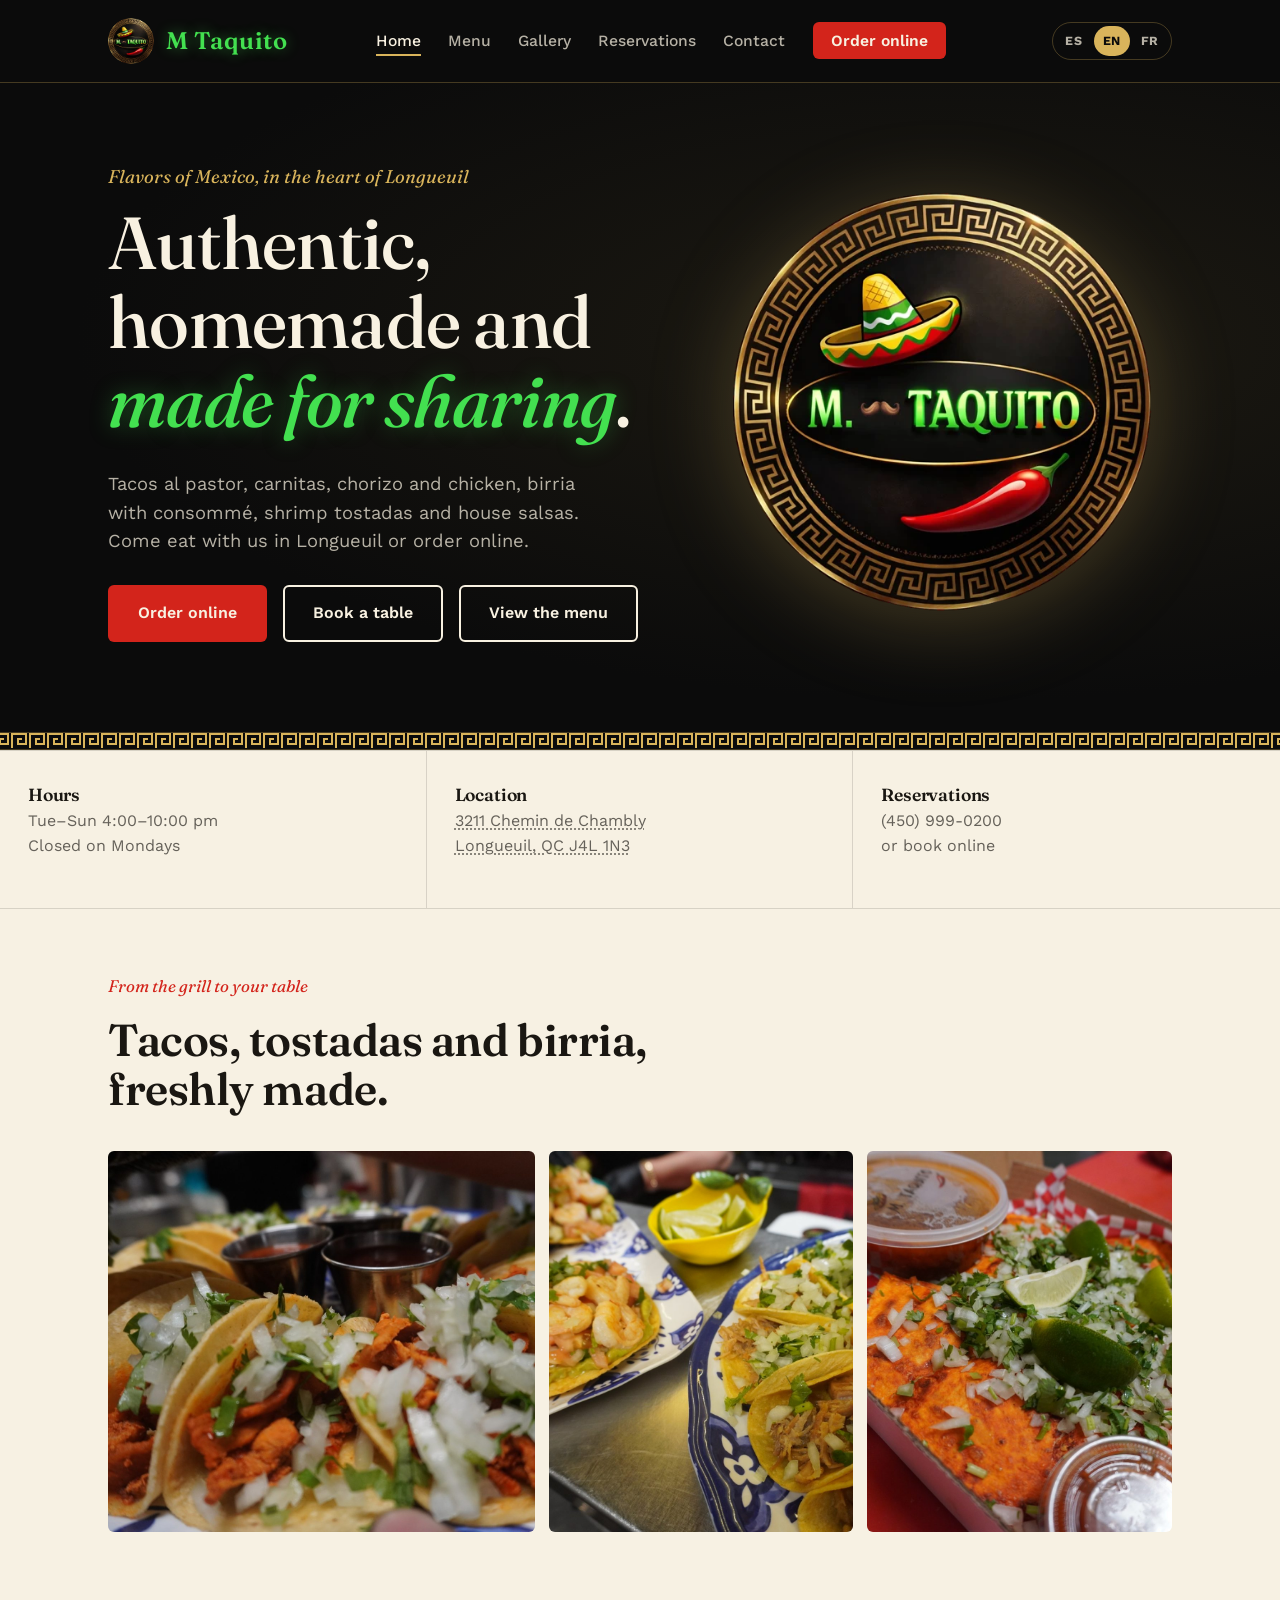
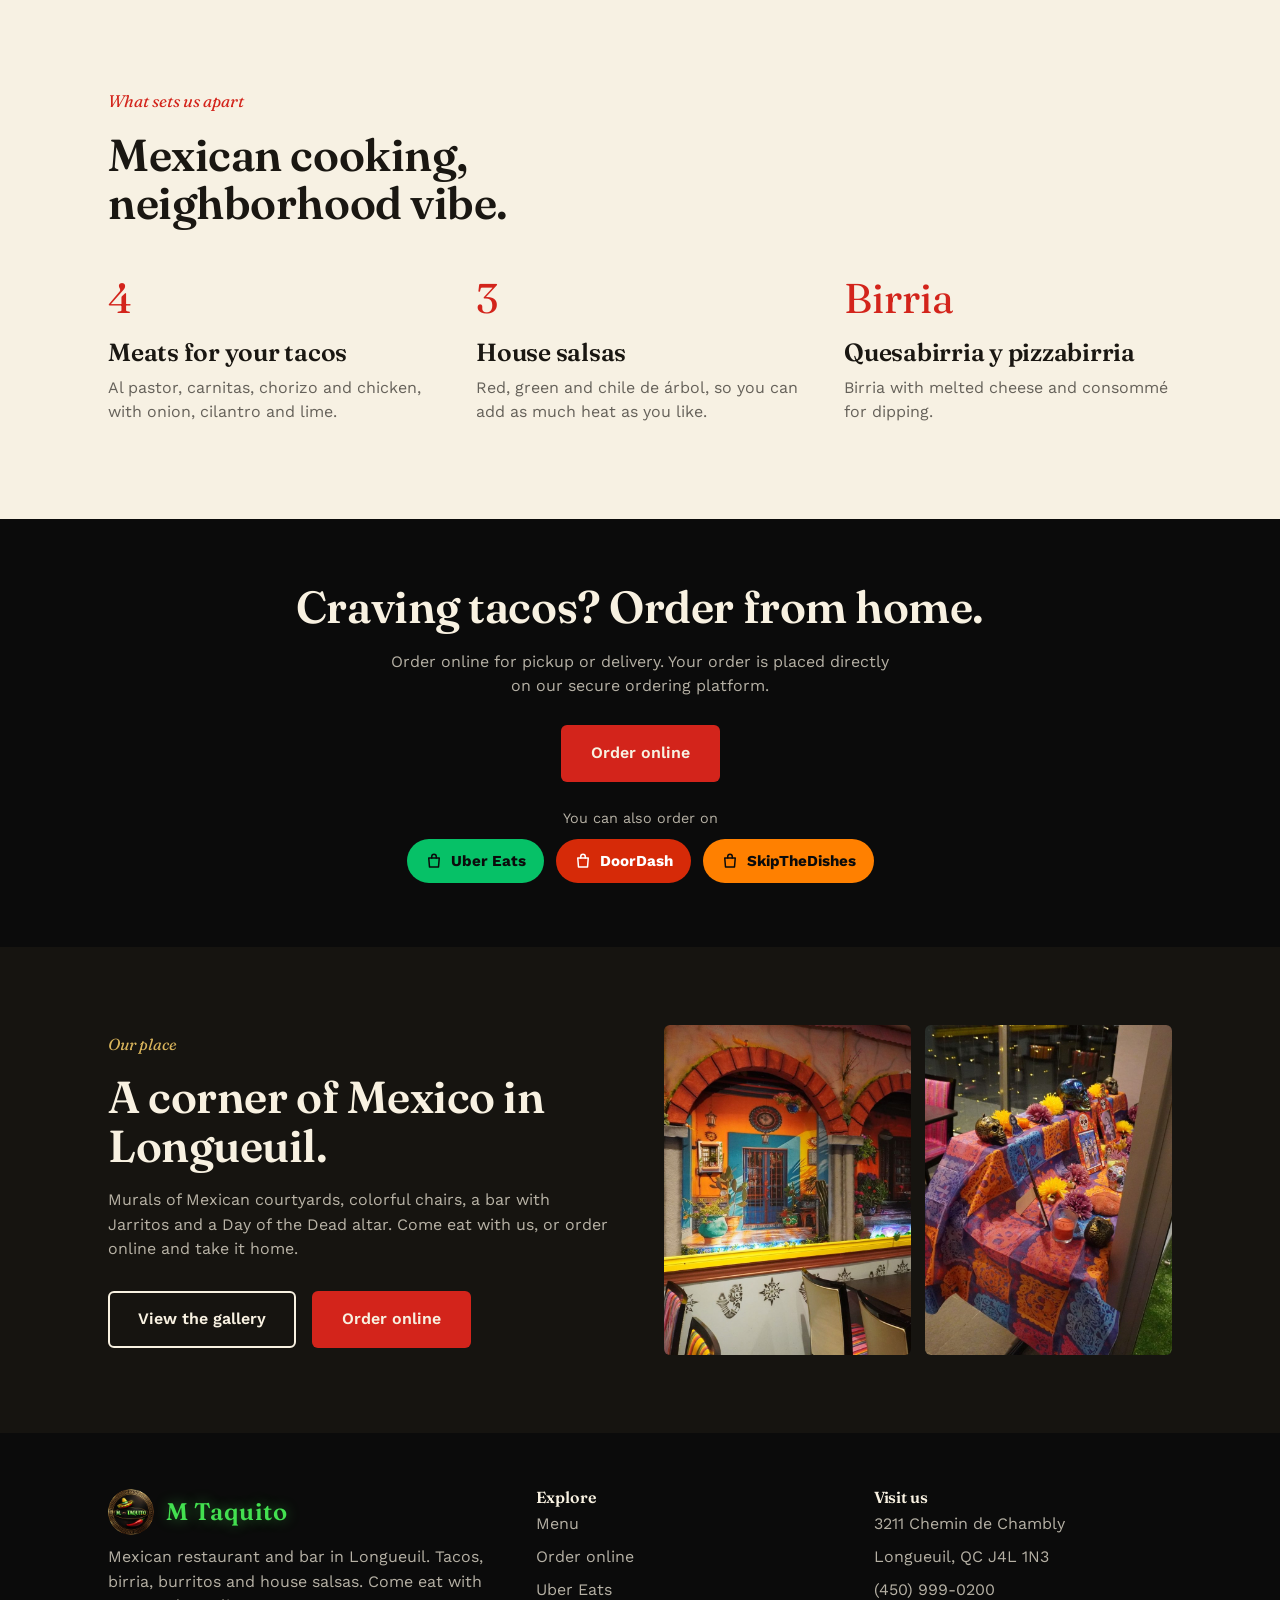
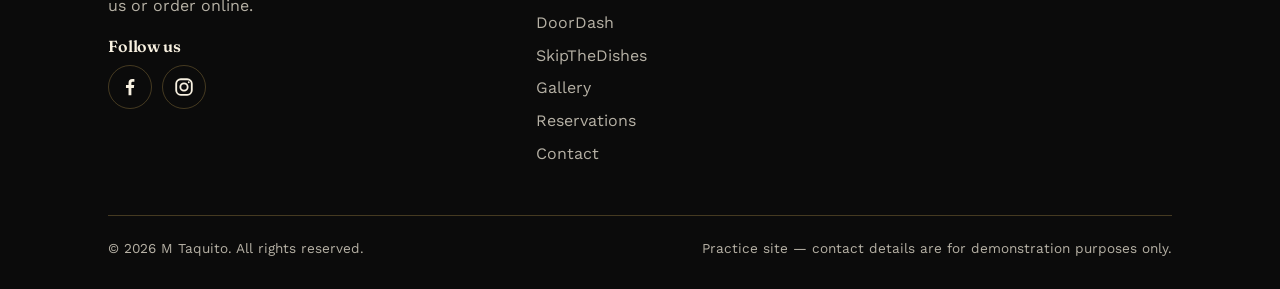
<file: index.html>
<!DOCTYPE html>
<html lang="es">
<head>
<meta charset="UTF-8">
<meta name="viewport" content="width=device-width, initial-scale=1.0">
<title>M Taquito — Restaurante y Bar Mexicano en Longueuil</title>
<meta name="description" content="M Taquito: restaurante y bar mexicano en Longueuil, Quebec. Tacos, birria, burritos y pedidos en línea.">
<link rel="preconnect" href="https://fonts.googleapis.com">
<link href="https://fonts.googleapis.com/css2?family=Fraunces:ital,wght@0,500;0,600;1,500&family=Work+Sans:wght@400;500;600;700&display=swap" rel="stylesheet">
<link rel="icon" type="image/png" href="images/favicon.png">
<link rel="stylesheet" href="style.css">
</head>
<body data-page="inicio">

<header class="site-header">
  <nav class="nav">
    <a href="index.html" class="brand"><img src="images/logo.webp" alt="" width="46" height="46"><span>M Taquito</span></a>
    <div class="lang-switch" role="group" aria-label="Idioma · Language · Langue" data-i18n-skip>
      <button type="button" data-lang="es" lang="es" aria-label="Español" aria-pressed="true">ES</button>
      <button type="button" data-lang="en" lang="en" aria-label="English" aria-pressed="false">EN</button>
      <button type="button" data-lang="fr" lang="fr" aria-label="Français" aria-pressed="false">FR</button>
    </div>
    <button class="nav-toggle" aria-label="Abrir menú de navegación" aria-expanded="false">
      <svg viewBox="0 0 24 24" fill="none" stroke="currentColor" stroke-width="2"><path d="M3 6h18M3 12h18M3 18h18"/></svg>
    </button>
    <ul class="nav-links">
      <li><a href="index.html" data-page="inicio">Inicio</a></li>
      <li><a href="menu.html" data-page="menu">Menú</a></li>
      <li><a href="galeria.html" data-page="galeria">Galería</a></li>
      <li><a href="reservas.html" data-page="reservas">Reservas</a></li>
      <li><a href="contacto.html" data-page="contacto">Contacto</a></li>
      <li><a class="nav-order" href="https://www.foodbooking.com/ordering/restaurant/menu?company_uid=4ec5ebd3-07cd-4d14-a162-219042d5eb4e&restaurant_uid=96e847cf-0042-40ef-91f3-e63ae6803445&facebook=true" target="_blank" rel="noopener">Pedir en línea</a></li>
    </ul>
  </nav>
</header>

<section class="hero">
  <div class="container hero-grid">
    <div>
      <p class="hero-eyebrow">Sabores de México, en el corazón de Longueuil</p>
      <h1>Auténtico, casero y <em>hecho para compartir</em>.</h1>
      <p class="lede">Tacos al pastor, carnitas, chorizo y pollo, birria con consomé, tostadas de camarón y salsas de la casa. Ven a comer a Longueuil o pide en línea.</p>
      <div class="hero-actions">
        <a href="https://www.foodbooking.com/ordering/restaurant/menu?company_uid=4ec5ebd3-07cd-4d14-a162-219042d5eb4e&restaurant_uid=96e847cf-0042-40ef-91f3-e63ae6803445&facebook=true" target="_blank" rel="noopener" class="btn btn-order">Pedir en línea</a>
        <a href="reservas.html" class="btn btn-outline">Reservar mesa</a>
        <a href="menu.html" class="btn btn-outline">Ver el menú</a>
      </div>
    </div>
    <div class="hero-logo"><img src="images/logo.webp" alt="Logo de M Taquito: sombrero, chile rojo y bigote" width="420" height="420"></div>
  </div>
</section>
<div class="greca" aria-hidden="true"></div>

<div class="info-strip">
  <div>
    <h3>Horario</h3>
    <p class="text-muted">Mar–Dom 16:00–22:00<br>Cerrado los lunes</p>
  </div>
  <div>
    <h3>Ubicación</h3>
    <p class="text-muted"><a class="plain-link" href="https://www.google.com/maps/place/M.+Burrito/@45.5173214,-73.4540075,17z/data=!3m1!4b1!4m5!3m4!1s0x4cc904ed31fc236f:0xc91802e90796a042!8m2!3d45.5173214!4d-73.4518188?GOOGLE=" target="_blank" rel="noopener">3211 Chemin de Chambly<br>Longueuil, QC J4L 1N3</a></p>
  </div>
  <div>
    <h3>Reservas</h3>
    <p class="text-muted">(450) 999-0200<br>o resérvalo en línea</p>
  </div>
</div>

<section class="photo-feature">
  <div class="container">
    <div class="section-head">
      <p class="kicker">De la plancha a tu mesa</p>
      <h2>Tacos, tostadas y birria, recién hechos.</h2>
    </div>
    <div class="photo-trio">
      <figure class="big"><img src="images/fotos/tacos-al-pastor-cebolla.jpg" alt="Tacos al pastor con cebolla y cilantro" loading="lazy"></figure>
      <figure><img src="images/fotos/mesa-tacos-y-tostadas-camaron.jpg" alt="Charola de tacos junto a tostadas de camarón" loading="lazy"></figure>
      <figure><img src="images/fotos/pizzabirria-consome.jpg" alt="Pizzabirria en caja con consomé M Taquito" loading="lazy"></figure>
    </div>
  </div>
</section>

<section>
  <div class="container">
    <div class="section-head">
      <p class="kicker">Lo que nos distingue</p>
      <h2>Cocina mexicana, ambiente de barrio.</h2>
    </div>
    <div class="highlights">
      <div class="highlight">
        <span class="num">4</span>
        <h3>Carnes para tus tacos</h3>
        <p class="text-muted">Al pastor, carnitas, chorizo y pollo, con cebolla, cilantro y limón.</p>
      </div>
      <div class="highlight">
        <span class="num">3</span>
        <h3>Salsas de la casa</h3>
        <p class="text-muted">Roja, verde y de chile de árbol, para ponerle el picante que quieras.</p>
      </div>
      <div class="highlight">
        <span class="num">Birria</span>
        <h3>Quesabirria y pizzabirria</h3>
        <p class="text-muted">Birria con queso fundido y consomé para mojar.</p>
      </div>
    </div>
  </div>
</section>

<section class="order-banner">
  <div class="container">
    <h2>¿Antojo de tacos? Pide desde casa.</h2>
    <p>Ordena en línea para recoger o a domicilio. Tu pedido se hace directo en nuestra plataforma segura de pedidos.</p>
    <a href="https://www.foodbooking.com/ordering/restaurant/menu?company_uid=4ec5ebd3-07cd-4d14-a162-219042d5eb4e&restaurant_uid=96e847cf-0042-40ef-91f3-e63ae6803445&facebook=true" target="_blank" rel="noopener" class="btn btn-order">Pedir en línea</a>
    <div class="delivery-links"><span class="delivery-label">También puedes pedir en</span><a class="btn-delivery uber" href="https://www.ubereats.com/ca/store/m-burrito/wYknEMagQe6lmWWSaEUbyg?uber=" target="_blank" rel="noopener" aria-label="Pedir en Uber Eats"><svg viewBox="0 0 24 24" width="18" height="18" fill="none" stroke="currentColor" stroke-width="2" stroke-linecap="round" stroke-linejoin="round" aria-hidden="true"><path d="M5 8h14l-1 12H6L5 8z"/><path d="M9 8V6a3 3 0 0 1 6 0v2"/></svg>Uber Eats</a><a class="btn-delivery doordash" href="https://www.doordash.com/en-CA/store/m-burrito-express-longueuil-844387/1203607/?doordash=" target="_blank" rel="noopener" aria-label="Pedir en DoorDash"><svg viewBox="0 0 24 24" width="18" height="18" fill="none" stroke="currentColor" stroke-width="2" stroke-linecap="round" stroke-linejoin="round" aria-hidden="true"><path d="M5 8h14l-1 12H6L5 8z"/><path d="M9 8V6a3 3 0 0 1 6 0v2"/></svg>DoorDash</a><a class="btn-delivery skip" href="https://www.skipthedishes.com/m-burrito-restaurant-and-bar" target="_blank" rel="noopener" aria-label="Pedir en SkipTheDishes"><svg viewBox="0 0 24 24" width="18" height="18" fill="none" stroke="currentColor" stroke-width="2" stroke-linecap="round" stroke-linejoin="round" aria-hidden="true"><path d="M5 8h14l-1 12H6L5 8z"/><path d="M9 8V6a3 3 0 0 1 6 0v2"/></svg>SkipTheDishes</a></div>
  </div>
</section>

<section class="section-dark">
  <div class="container place-grid">
    <div>
      <p class="kicker" style="font-family:var(--font-display); font-style:italic; color:var(--marigold);">Nuestro lugar</p>
      <h2>Un rincón de México en Longueuil.</h2>
      <p style="color:var(--text-muted-light); max-width:50ch;">Murales de patios mexicanos, sillas de colores, una barra con Jarritos y un altar de Día de Muertos. Ven a comer, o pide en línea y llévatelo a casa.</p>
      <div class="hero-actions">
        <a href="galeria.html" class="btn btn-outline">Ver la galería</a>
        <a href="https://www.foodbooking.com/ordering/restaurant/menu?company_uid=4ec5ebd3-07cd-4d14-a162-219042d5eb4e&restaurant_uid=96e847cf-0042-40ef-91f3-e63ae6803445&facebook=true" target="_blank" rel="noopener" class="btn btn-order">Pedir en línea</a>
      </div>
    </div>
    <div class="place-photos">
      <img src="images/fotos/mural-arcos.jpg" alt="Mural de arcos y patios mexicanos en el comedor" loading="lazy">
      <img src="images/fotos/altar-dia-de-muertos.jpg" alt="Altar de Día de Muertos junto a las mesas" loading="lazy">
    </div>
  </div>
</section>

<footer class="site-footer">
  <div class="container">
    <div class="footer-grid">
      <div>
        <a href="index.html" class="brand"><img src="images/logo.webp" alt="" width="46" height="46"><span>M Taquito</span></a>
        <p>Restaurante y bar mexicano en Longueuil. Tacos, birria, burritos y salsas de la casa. Ven a comer o pide en línea.</p>
        <h4 class="footer-social-title">Síguenos</h4>
        <div class="social-links"><a href="https://www.facebook.com/profile.php?id=61593285874641" target="_blank" rel="noopener" aria-label="Facebook de M Taquito"><svg viewBox="0 0 24 24" width="22" height="22" fill="currentColor" aria-hidden="true"><path d="M13.5 21v-8h2.7l.4-3.2h-3.1V7.9c0-.9.3-1.5 1.6-1.5h1.7V3.5c-.3 0-1.3-.1-2.4-.1-2.4 0-4 1.5-4 4.1v2.3H7.6V13h2.8v8h3.1z"/></svg></a><a href="https://www.instagram.com/mtaquitolongueuil/" target="_blank" rel="noopener" aria-label="Instagram de M Taquito"><svg viewBox="0 0 24 24" width="22" height="22" fill="none" stroke="currentColor" stroke-width="2" aria-hidden="true"><rect x="3.5" y="3.5" width="17" height="17" rx="5"/><circle cx="12" cy="12" r="4"/><circle cx="17.2" cy="6.8" r="1" fill="currentColor" stroke="none"/></svg></a></div>
      </div>
      <div>
        <h4>Explora</h4>
        <ul>
          <li><a href="menu.html">Menú</a></li>
          <li><a href="https://www.foodbooking.com/ordering/restaurant/menu?company_uid=4ec5ebd3-07cd-4d14-a162-219042d5eb4e&restaurant_uid=96e847cf-0042-40ef-91f3-e63ae6803445&facebook=true" target="_blank" rel="noopener">Pedir en línea</a></li>
          <li><a href="https://www.ubereats.com/ca/store/m-burrito/wYknEMagQe6lmWWSaEUbyg?uber=" target="_blank" rel="noopener">Uber Eats</a></li>
          <li><a href="https://www.doordash.com/en-CA/store/m-burrito-express-longueuil-844387/1203607/?doordash=" target="_blank" rel="noopener">DoorDash</a></li>
          <li><a href="https://www.skipthedishes.com/m-burrito-restaurant-and-bar" target="_blank" rel="noopener">SkipTheDishes</a></li>
          <li><a href="galeria.html">Galería</a></li>
          <li><a href="reservas.html">Reservas</a></li>
          <li><a href="contacto.html">Contacto</a></li>
        </ul>
      </div>
      <div>
        <h4>Visítanos</h4>
        <ul>
          <li>3211 Chemin de Chambly</li>
          <li>Longueuil, QC J4L 1N3</li>
          <li>(450) 999-0200</li>
        </ul>
      </div>
    </div>
    <div class="footer-bottom">
      <span>© 2026 M Taquito. Todos los derechos reservados.</span>
      <span>Sitio de práctica — datos de contacto con fines de demostración.</span>
    </div>
  </div>
</footer>

<script src="i18n.js"></script>
<script src="script.js"></script>
</body>
</html>
</file>
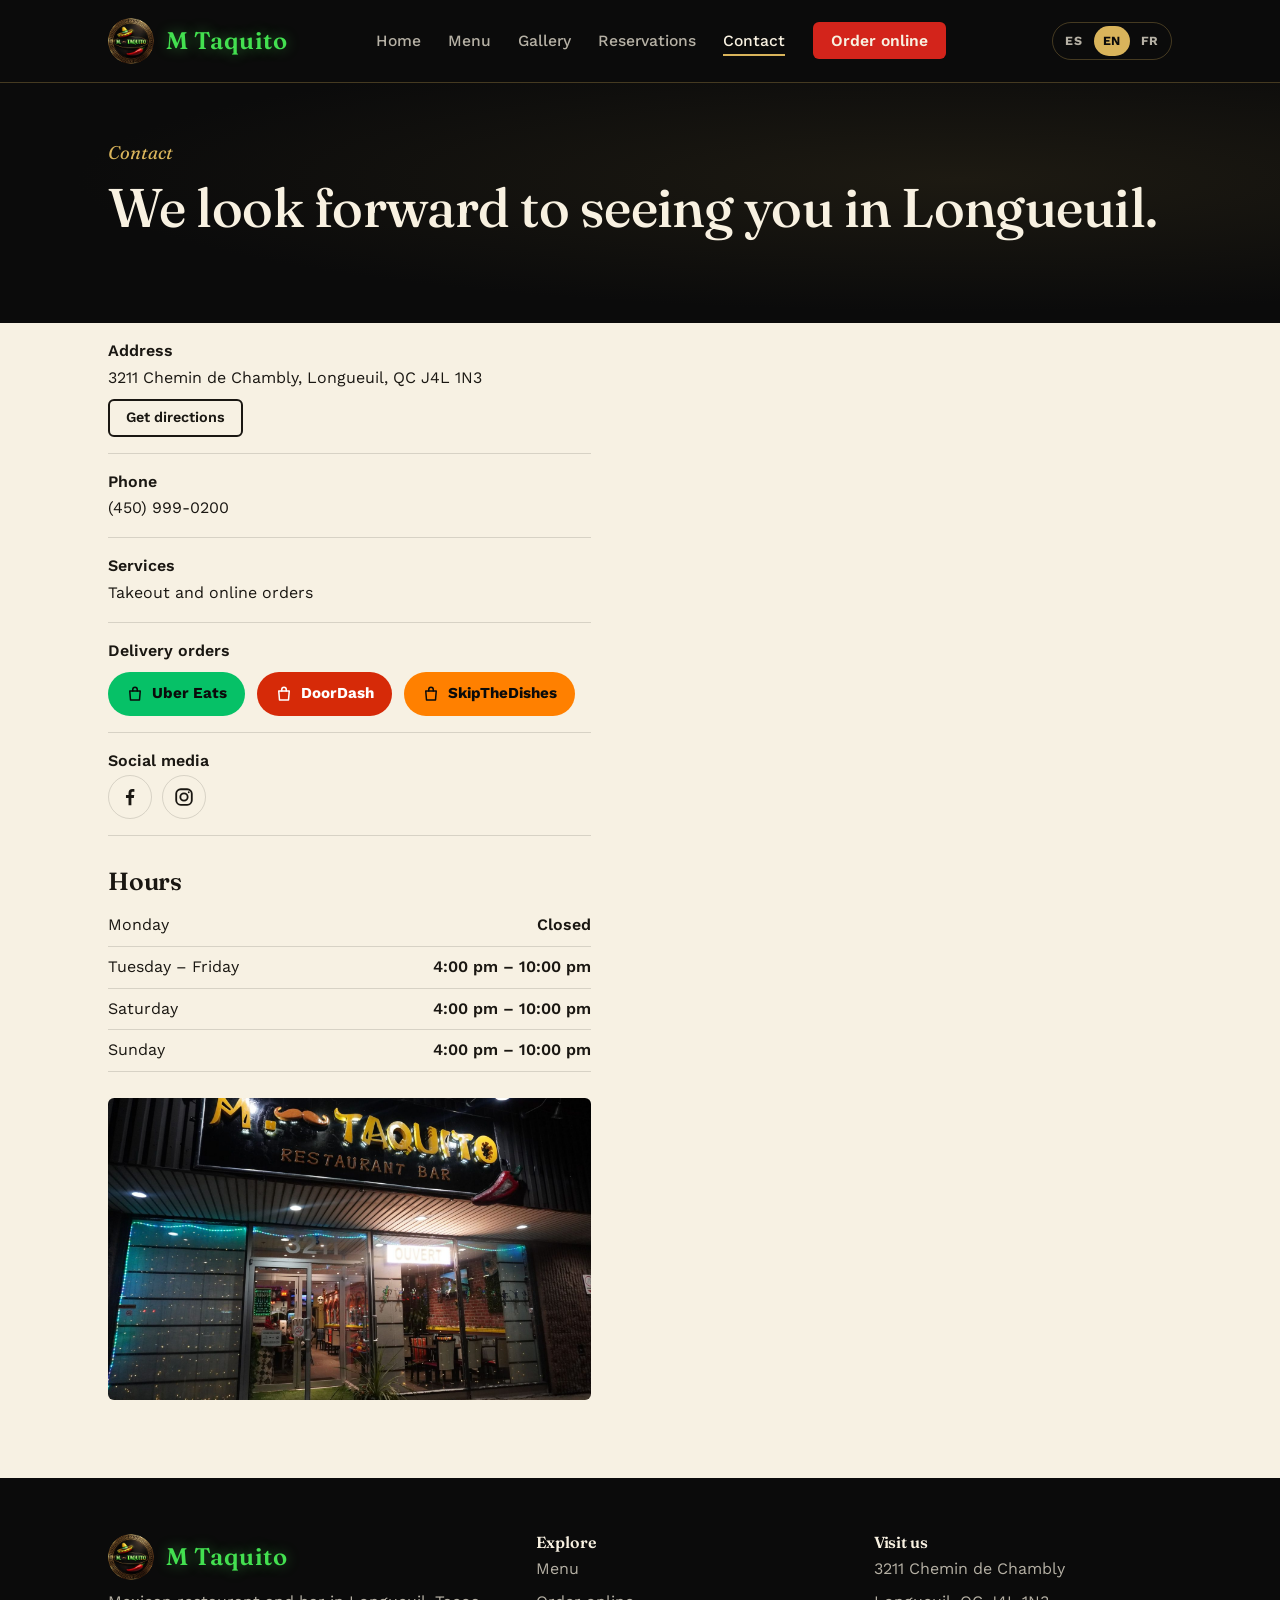
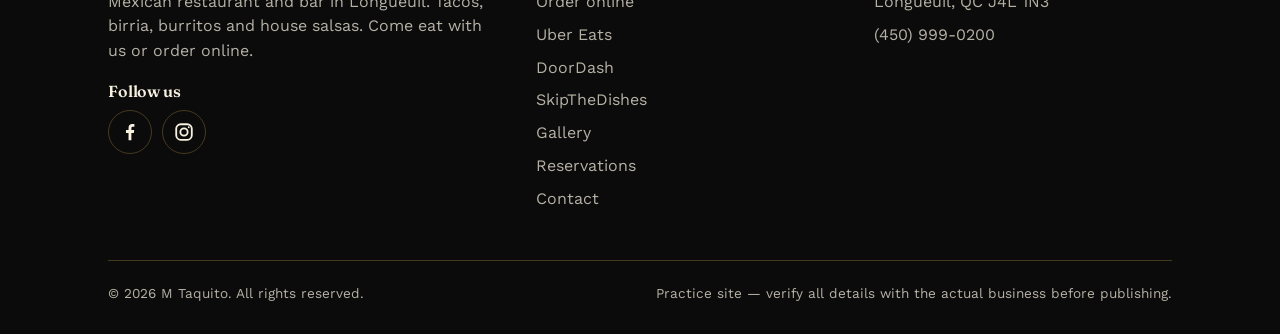
<file: contacto.html>
<!DOCTYPE html>
<html lang="es">
<head>
<meta charset="UTF-8">
<meta name="viewport" content="width=device-width, initial-scale=1.0">
<title>Contacto — M Taquito</title>
<meta name="description" content="Dirección, teléfono y horario de M Taquito, restaurante mexicano en Longueuil, Quebec.">
<link rel="preconnect" href="https://fonts.googleapis.com">
<link href="https://fonts.googleapis.com/css2?family=Fraunces:ital,wght@0,500;0,600;1,500&family=Work+Sans:wght@400;500;600;700&display=swap" rel="stylesheet">
<link rel="icon" type="image/png" href="images/favicon.png">
<link rel="stylesheet" href="style.css">
</head>
<body data-page="contacto">

<header class="site-header">
  <nav class="nav">
    <a href="index.html" class="brand"><img src="images/logo.webp" alt="" width="46" height="46"><span>M Taquito</span></a>
    <div class="lang-switch" role="group" aria-label="Idioma · Language · Langue" data-i18n-skip>
      <button type="button" data-lang="es" lang="es" aria-label="Español" aria-pressed="true">ES</button>
      <button type="button" data-lang="en" lang="en" aria-label="English" aria-pressed="false">EN</button>
      <button type="button" data-lang="fr" lang="fr" aria-label="Français" aria-pressed="false">FR</button>
    </div>
    <button class="nav-toggle" aria-label="Abrir menú de navegación" aria-expanded="false">
      <svg viewBox="0 0 24 24" fill="none" stroke="currentColor" stroke-width="2"><path d="M3 6h18M3 12h18M3 18h18"/></svg>
    </button>
    <ul class="nav-links">
      <li><a href="index.html" data-page="inicio">Inicio</a></li>
      <li><a href="menu.html" data-page="menu">Menú</a></li>
      <li><a href="galeria.html" data-page="galeria">Galería</a></li>
      <li><a href="reservas.html" data-page="reservas">Reservas</a></li>
      <li><a href="contacto.html" data-page="contacto">Contacto</a></li>
      <li><a class="nav-order" href="https://www.foodbooking.com/ordering/restaurant/menu?company_uid=4ec5ebd3-07cd-4d14-a162-219042d5eb4e&restaurant_uid=96e847cf-0042-40ef-91f3-e63ae6803445&facebook=true" target="_blank" rel="noopener">Pedir en línea</a></li>
    </ul>
  </nav>
</header>

<section class="hero" style="padding:56px 0 64px;">
  <div class="container">
    <p class="hero-eyebrow">Contacto</p>
    <h1 style="font-size:clamp(2.2rem, 4vw + 1rem, 3.4rem);">Te esperamos en Longueuil.</h1>
  </div>
</section>

<section style="padding-top:0;">
  <div class="container contact-grid">
    <div>
      <ul class="contact-list">
        <li>
          <span class="label">Dirección</span>
          3211 Chemin de Chambly, Longueuil, QC J4L 1N3
          <a class="btn btn-outline on-cream btn-small" href="https://www.google.com/maps/place/M.+Burrito/@45.5173214,-73.4540075,17z/data=!3m1!4b1!4m5!3m4!1s0x4cc904ed31fc236f:0xc91802e90796a042!8m2!3d45.5173214!4d-73.4518188?GOOGLE=" target="_blank" rel="noopener">Cómo llegar</a>
        </li>
        <li>
          <span class="label">Teléfono</span>
          (450) 999-0200
        </li>
        <li>
          <span class="label">Servicios</span>
          Para llevar y pedidos en línea
        </li>
        <li>
          <span class="label">Pedidos a domicilio</span>
          <div class="delivery-links"><a class="btn-delivery uber" href="https://www.ubereats.com/ca/store/m-burrito/wYknEMagQe6lmWWSaEUbyg?uber=" target="_blank" rel="noopener" aria-label="Pedir en Uber Eats"><svg viewBox="0 0 24 24" width="18" height="18" fill="none" stroke="currentColor" stroke-width="2" stroke-linecap="round" stroke-linejoin="round" aria-hidden="true"><path d="M5 8h14l-1 12H6L5 8z"/><path d="M9 8V6a3 3 0 0 1 6 0v2"/></svg>Uber Eats</a><a class="btn-delivery doordash" href="https://www.doordash.com/en-CA/store/m-burrito-express-longueuil-844387/1203607/?doordash=" target="_blank" rel="noopener" aria-label="Pedir en DoorDash"><svg viewBox="0 0 24 24" width="18" height="18" fill="none" stroke="currentColor" stroke-width="2" stroke-linecap="round" stroke-linejoin="round" aria-hidden="true"><path d="M5 8h14l-1 12H6L5 8z"/><path d="M9 8V6a3 3 0 0 1 6 0v2"/></svg>DoorDash</a><a class="btn-delivery skip" href="https://www.skipthedishes.com/m-burrito-restaurant-and-bar" target="_blank" rel="noopener" aria-label="Pedir en SkipTheDishes"><svg viewBox="0 0 24 24" width="18" height="18" fill="none" stroke="currentColor" stroke-width="2" stroke-linecap="round" stroke-linejoin="round" aria-hidden="true"><path d="M5 8h14l-1 12H6L5 8z"/><path d="M9 8V6a3 3 0 0 1 6 0v2"/></svg>SkipTheDishes</a></div>
        </li>
        <li>
          <span class="label">Redes sociales</span>
          <div class="social-links on-light"><a href="https://www.facebook.com/profile.php?id=61593285874641" target="_blank" rel="noopener" aria-label="Facebook de M Taquito"><svg viewBox="0 0 24 24" width="22" height="22" fill="currentColor" aria-hidden="true"><path d="M13.5 21v-8h2.7l.4-3.2h-3.1V7.9c0-.9.3-1.5 1.6-1.5h1.7V3.5c-.3 0-1.3-.1-2.4-.1-2.4 0-4 1.5-4 4.1v2.3H7.6V13h2.8v8h3.1z"/></svg></a><a href="https://www.instagram.com/mtaquitolongueuil/" target="_blank" rel="noopener" aria-label="Instagram de M Taquito"><svg viewBox="0 0 24 24" width="22" height="22" fill="none" stroke="currentColor" stroke-width="2" aria-hidden="true"><rect x="3.5" y="3.5" width="17" height="17" rx="5"/><circle cx="12" cy="12" r="4"/><circle cx="17.2" cy="6.8" r="1" fill="currentColor" stroke="none"/></svg></a></div>
        </li>
      </ul>

      <h3>Horario</h3>
      <table class="hours-table">
        <tr><td>Lunes</td><td>Cerrado</td></tr>
        <tr><td>Martes – Viernes</td><td>16:00 – 22:00</td></tr>
        <tr><td>Sábado</td><td>16:00 – 22:00</td></tr>
        <tr><td>Domingo</td><td>16:00 – 22:00</td></tr>
      </table>
      <img class="contact-photo" src="images/fotos/fachada-noche.jpg" alt="Fachada de M Taquito Restaurant Bar de noche" loading="lazy">
    </div>

    <iframe
      class="map-frame"
      src="https://www.google.com/maps?q=45.5173214,-73.4518188&output=embed"
      loading="lazy"
      referrerpolicy="no-referrer-when-downgrade"
      title="Mapa de ubicación de M Taquito">
    </iframe>
  </div>
</section>

<footer class="site-footer">
  <div class="container">
    <div class="footer-grid">
      <div>
        <a href="index.html" class="brand"><img src="images/logo.webp" alt="" width="46" height="46"><span>M Taquito</span></a>
        <p>Restaurante y bar mexicano en Longueuil. Tacos, birria, burritos y salsas de la casa. Ven a comer o pide en línea.</p>
        <h4 class="footer-social-title">Síguenos</h4>
        <div class="social-links"><a href="https://www.facebook.com/profile.php?id=61593285874641" target="_blank" rel="noopener" aria-label="Facebook de M Taquito"><svg viewBox="0 0 24 24" width="22" height="22" fill="currentColor" aria-hidden="true"><path d="M13.5 21v-8h2.7l.4-3.2h-3.1V7.9c0-.9.3-1.5 1.6-1.5h1.7V3.5c-.3 0-1.3-.1-2.4-.1-2.4 0-4 1.5-4 4.1v2.3H7.6V13h2.8v8h3.1z"/></svg></a><a href="https://www.instagram.com/mtaquitolongueuil/" target="_blank" rel="noopener" aria-label="Instagram de M Taquito"><svg viewBox="0 0 24 24" width="22" height="22" fill="none" stroke="currentColor" stroke-width="2" aria-hidden="true"><rect x="3.5" y="3.5" width="17" height="17" rx="5"/><circle cx="12" cy="12" r="4"/><circle cx="17.2" cy="6.8" r="1" fill="currentColor" stroke="none"/></svg></a></div>
      </div>
      <div>
        <h4>Explora</h4>
        <ul>
          <li><a href="menu.html">Menú</a></li>
          <li><a href="https://www.foodbooking.com/ordering/restaurant/menu?company_uid=4ec5ebd3-07cd-4d14-a162-219042d5eb4e&restaurant_uid=96e847cf-0042-40ef-91f3-e63ae6803445&facebook=true" target="_blank" rel="noopener">Pedir en línea</a></li>
          <li><a href="https://www.ubereats.com/ca/store/m-burrito/wYknEMagQe6lmWWSaEUbyg?uber=" target="_blank" rel="noopener">Uber Eats</a></li>
          <li><a href="https://www.doordash.com/en-CA/store/m-burrito-express-longueuil-844387/1203607/?doordash=" target="_blank" rel="noopener">DoorDash</a></li>
          <li><a href="https://www.skipthedishes.com/m-burrito-restaurant-and-bar" target="_blank" rel="noopener">SkipTheDishes</a></li>
          <li><a href="galeria.html">Galería</a></li>
          <li><a href="reservas.html">Reservas</a></li>
          <li><a href="contacto.html">Contacto</a></li>
        </ul>
      </div>
      <div>
        <h4>Visítanos</h4>
        <ul>
          <li>3211 Chemin de Chambly</li>
          <li>Longueuil, QC J4L 1N3</li>
          <li>(450) 999-0200</li>
        </ul>
      </div>
    </div>
    <div class="footer-bottom">
      <span>© 2026 M Taquito. Todos los derechos reservados.</span>
      <span>Sitio de práctica — verifica todos los datos con el negocio real antes de publicar.</span>
    </div>
  </div>
</footer>

<script src="i18n.js"></script>
<script src="script.js"></script>
</body>
</html>
</file>
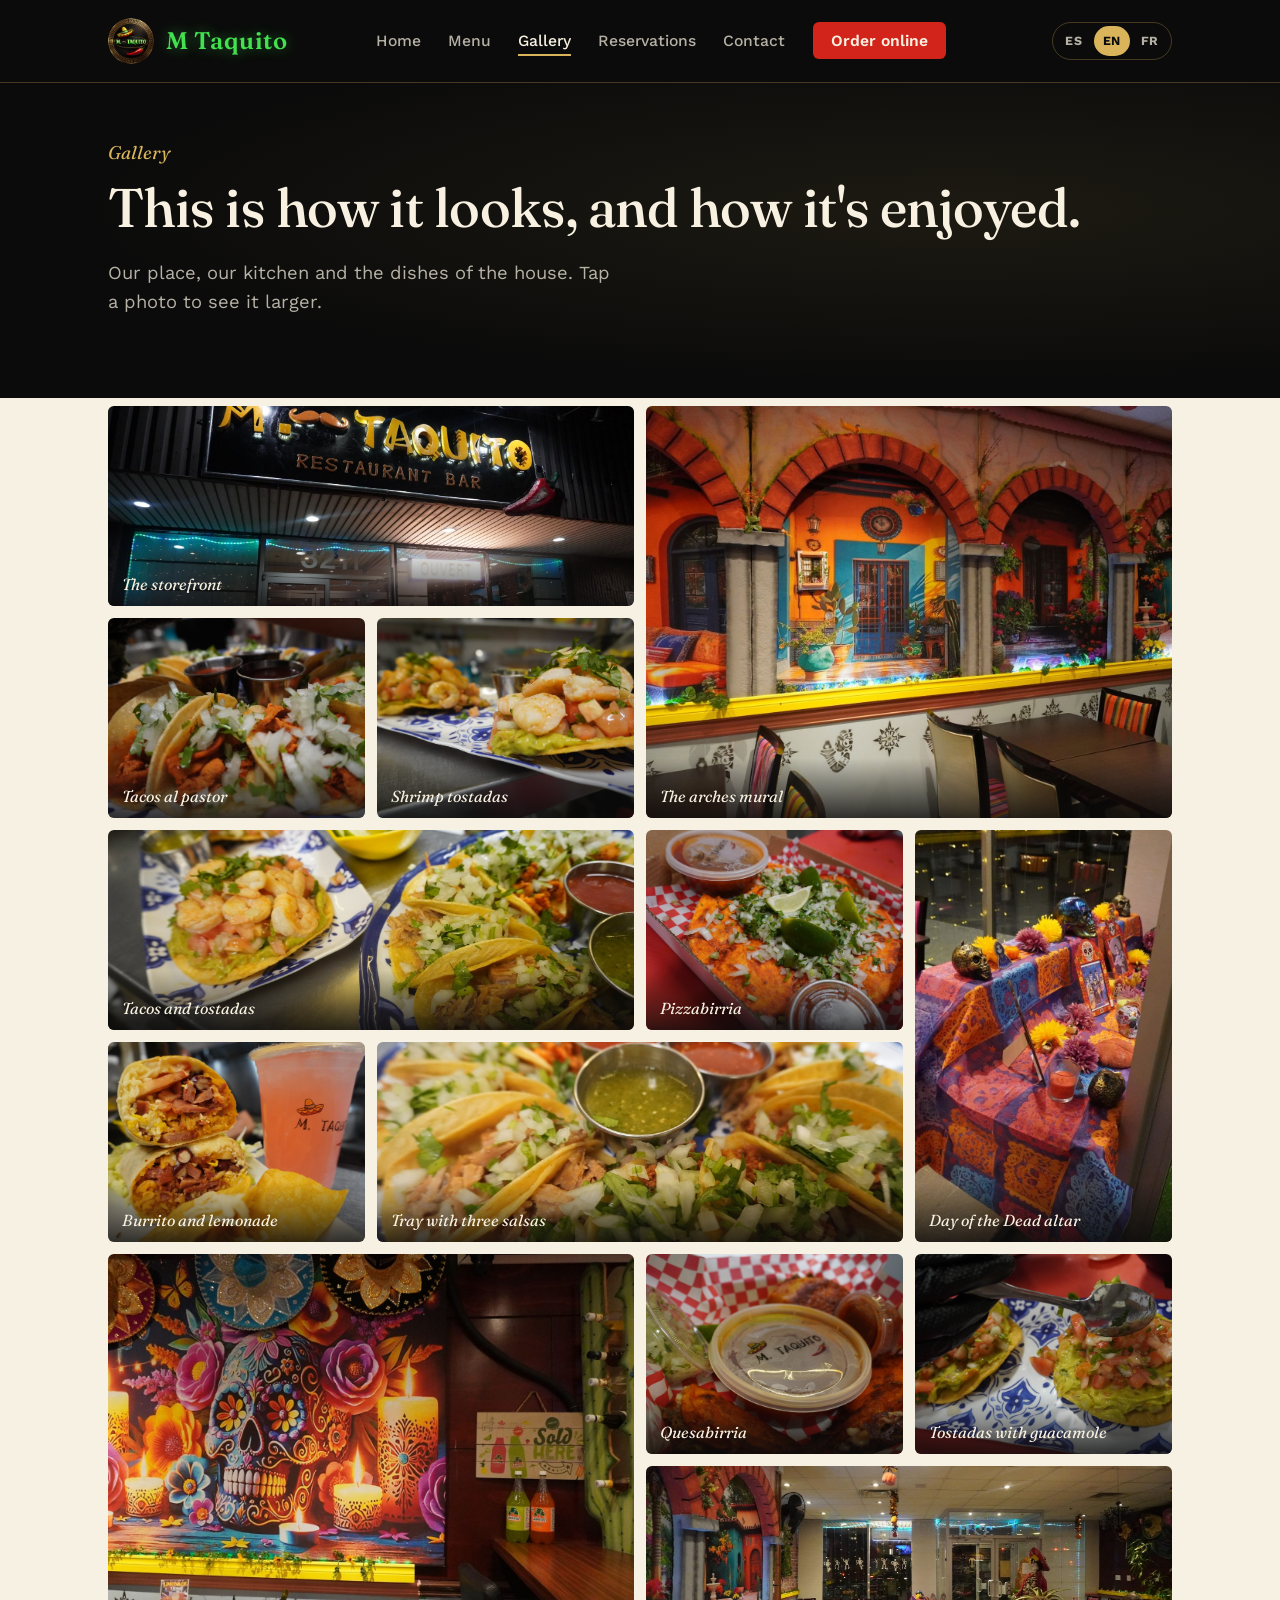
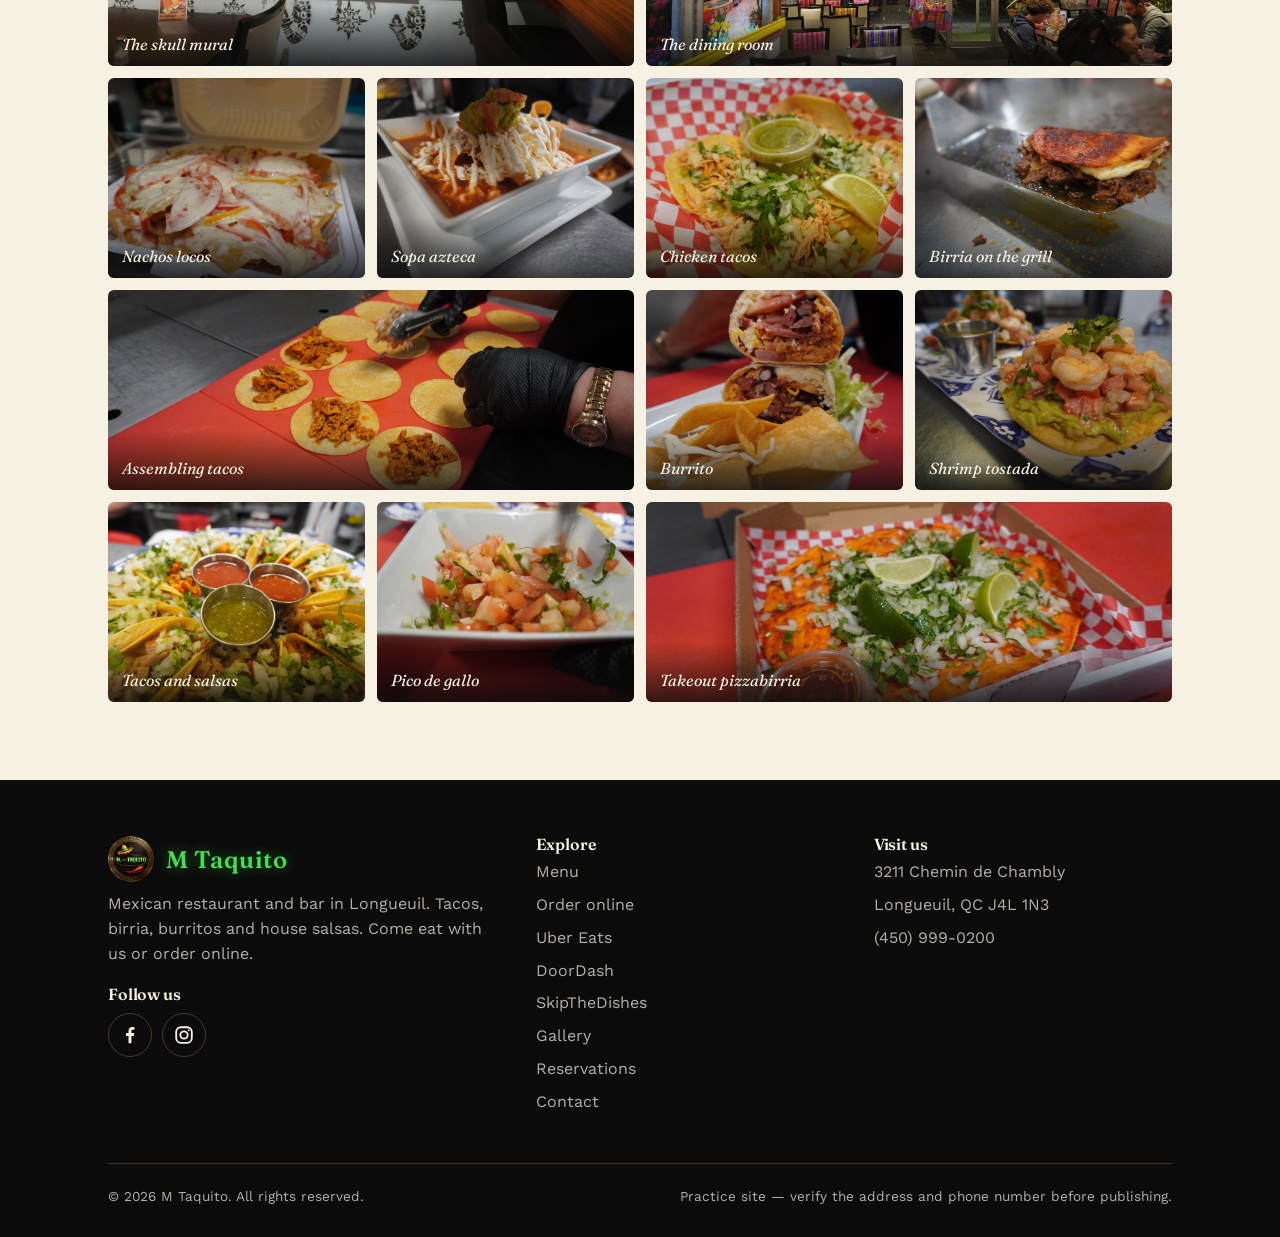
<file: galeria.html>
<!DOCTYPE html>
<html lang="es">
<head>
<meta charset="UTF-8">
<meta name="viewport" content="width=device-width, initial-scale=1.0">
<title>Galería — M Taquito</title>
<meta name="description" content="Fotos del local, la cocina y los platillos de M Taquito en Longueuil.">
<link rel="preconnect" href="https://fonts.googleapis.com">
<link href="https://fonts.googleapis.com/css2?family=Fraunces:ital,wght@0,500;0,600;1,500&family=Work+Sans:wght@400;500;600;700&display=swap" rel="stylesheet">
<link rel="icon" type="image/png" href="images/favicon.png">
<link rel="stylesheet" href="style.css">
</head>
<body data-page="galeria">

<header class="site-header">
  <nav class="nav">
    <a href="index.html" class="brand"><img src="images/logo.webp" alt="" width="46" height="46"><span>M Taquito</span></a>
    <div class="lang-switch" role="group" aria-label="Idioma · Language · Langue" data-i18n-skip>
      <button type="button" data-lang="es" lang="es" aria-label="Español" aria-pressed="true">ES</button>
      <button type="button" data-lang="en" lang="en" aria-label="English" aria-pressed="false">EN</button>
      <button type="button" data-lang="fr" lang="fr" aria-label="Français" aria-pressed="false">FR</button>
    </div>
    <button class="nav-toggle" aria-label="Abrir menú de navegación" aria-expanded="false">
      <svg viewBox="0 0 24 24" fill="none" stroke="currentColor" stroke-width="2"><path d="M3 6h18M3 12h18M3 18h18"/></svg>
    </button>
    <ul class="nav-links">
      <li><a href="index.html" data-page="inicio">Inicio</a></li>
      <li><a href="menu.html" data-page="menu">Menú</a></li>
      <li><a href="galeria.html" data-page="galeria">Galería</a></li>
      <li><a href="reservas.html" data-page="reservas">Reservas</a></li>
      <li><a href="contacto.html" data-page="contacto">Contacto</a></li>
      <li><a class="nav-order" href="https://www.foodbooking.com/ordering/restaurant/menu?company_uid=4ec5ebd3-07cd-4d14-a162-219042d5eb4e&restaurant_uid=96e847cf-0042-40ef-91f3-e63ae6803445&facebook=true" target="_blank" rel="noopener">Pedir en línea</a></li>
    </ul>
  </nav>
</header>

<section class="hero" style="padding:56px 0 64px;">
  <div class="container">
    <p class="hero-eyebrow">Galería</p>
    <h1 style="font-size:clamp(2.2rem, 4vw + 1rem, 3.4rem);">Así se ve y así se come.</h1>
    <p class="lede">Nuestro local, la cocina y los platillos de la casa. Toca una foto para verla más grande.</p>
  </div>
</section>

<section style="padding-top:0;">
  <div class="container">
    <div class="photo-grid">
      <figure class="gallery-photo wide is-sign"><button type="button" data-full="images/fotos/fachada-noche.jpg" aria-label="Ampliar: La fachada"><img src="images/fotos/fachada-noche.jpg" alt="La fachada" loading="lazy"><figcaption>La fachada</figcaption></button></figure>
      <figure class="gallery-photo big"><button type="button" data-full="images/fotos/mural-arcos.jpg" aria-label="Ampliar: El mural de arcos"><img src="images/fotos/mural-arcos.jpg" alt="El mural de arcos" loading="lazy"><figcaption>El mural de arcos</figcaption></button></figure>
      <figure class="gallery-photo "><button type="button" data-full="images/fotos/tacos-al-pastor-cebolla.jpg" aria-label="Ampliar: Tacos al pastor"><img src="images/fotos/tacos-al-pastor-cebolla.jpg" alt="Tacos al pastor" loading="lazy"><figcaption>Tacos al pastor</figcaption></button></figure>
      <figure class="gallery-photo "><button type="button" data-full="images/fotos/tostadas-camaron-cilantro.jpg" aria-label="Ampliar: Tostadas de camarón"><img src="images/fotos/tostadas-camaron-cilantro.jpg" alt="Tostadas de camarón" loading="lazy"><figcaption>Tostadas de camarón</figcaption></button></figure>
      <figure class="gallery-photo wide"><button type="button" data-full="images/fotos/mesa-tacos-y-tostadas-camaron.jpg" aria-label="Ampliar: Tacos y tostadas"><img src="images/fotos/mesa-tacos-y-tostadas-camaron.jpg" alt="Tacos y tostadas" loading="lazy"><figcaption>Tacos y tostadas</figcaption></button></figure>
      <figure class="gallery-photo "><button type="button" data-full="images/fotos/pizzabirria-consome.jpg" aria-label="Ampliar: Pizzabirria"><img src="images/fotos/pizzabirria-consome.jpg" alt="Pizzabirria" loading="lazy"><figcaption>Pizzabirria</figcaption></button></figure>
      <figure class="gallery-photo tall"><button type="button" data-full="images/fotos/altar-dia-de-muertos.jpg" aria-label="Ampliar: Altar de Día de Muertos"><img src="images/fotos/altar-dia-de-muertos.jpg" alt="Altar de Día de Muertos" loading="lazy"><figcaption>Altar de Día de Muertos</figcaption></button></figure>
      <figure class="gallery-photo "><button type="button" data-full="images/fotos/burrito-con-limonada-rosa.jpg" aria-label="Ampliar: Burrito y limonada"><img src="images/fotos/burrito-con-limonada-rosa.jpg" alt="Burrito y limonada" loading="lazy"><figcaption>Burrito y limonada</figcaption></button></figure>
      <figure class="gallery-photo wide"><button type="button" data-full="images/fotos/tacos-charola-salsas-carnitas.jpg" aria-label="Ampliar: Charola con tres salsas"><img src="images/fotos/tacos-charola-salsas-carnitas.jpg" alt="Charola con tres salsas" loading="lazy"><figcaption>Charola con tres salsas</figcaption></button></figure>
      <figure class="gallery-photo big"><button type="button" data-full="images/fotos/mural-calavera-jarritos.jpg" aria-label="Ampliar: El mural de la calavera"><img src="images/fotos/mural-calavera-jarritos.jpg" alt="El mural de la calavera" loading="lazy"><figcaption>El mural de la calavera</figcaption></button></figure>
      <figure class="gallery-photo "><button type="button" data-full="images/fotos/quesabirria-consome-logo-tapa.jpg" aria-label="Ampliar: Quesabirria"><img src="images/fotos/quesabirria-consome-logo-tapa.jpg" alt="Quesabirria" loading="lazy"><figcaption>Quesabirria</figcaption></button></figure>
      <figure class="gallery-photo "><button type="button" data-full="images/fotos/tostadas-guacamole-pico.jpg" aria-label="Ampliar: Tostadas con guacamole"><img src="images/fotos/tostadas-guacamole-pico.jpg" alt="Tostadas con guacamole" loading="lazy"><figcaption>Tostadas con guacamole</figcaption></button></figure>
      <figure class="gallery-photo wide"><button type="button" data-full="images/fotos/salon-comedor.jpg" aria-label="Ampliar: El comedor"><img src="images/fotos/salon-comedor.jpg" alt="El comedor" loading="lazy"><figcaption>El comedor</figcaption></button></figure>
      <figure class="gallery-photo "><button type="button" data-full="images/fotos/nachos-queso-fundido-caja.jpg" aria-label="Ampliar: Nachos locos"><img src="images/fotos/nachos-queso-fundido-caja.jpg" alt="Nachos locos" loading="lazy"><figcaption>Nachos locos</figcaption></button></figure>
      <figure class="gallery-photo "><button type="button" data-full="images/fotos/sopa-azteca-completa.jpg" aria-label="Ampliar: Sopa azteca"><img src="images/fotos/sopa-azteca-completa.jpg" alt="Sopa azteca" loading="lazy"><figcaption>Sopa azteca</figcaption></button></figure>
      <figure class="gallery-photo "><button type="button" data-full="images/fotos/tacos-pollo-salsa-verde.jpg" aria-label="Ampliar: Tacos de pollo"><img src="images/fotos/tacos-pollo-salsa-verde.jpg" alt="Tacos de pollo" loading="lazy"><figcaption>Tacos de pollo</figcaption></button></figure>
      <figure class="gallery-photo "><button type="button" data-full="images/fotos/birria-taco-espatula.jpg" aria-label="Ampliar: Birria en la plancha"><img src="images/fotos/birria-taco-espatula.jpg" alt="Birria en la plancha" loading="lazy"><figcaption>Birria en la plancha</figcaption></button></figure>
      <figure class="gallery-photo wide"><button type="button" data-full="images/fotos/cocina-tacos-armando.jpg" aria-label="Ampliar: Armando tacos"><img src="images/fotos/cocina-tacos-armando.jpg" alt="Armando tacos" loading="lazy"><figcaption>Armando tacos</figcaption></button></figure>
      <figure class="gallery-photo "><button type="button" data-full="images/fotos/burrito-cortado-apilado.jpg" aria-label="Ampliar: Burrito"><img src="images/fotos/burrito-cortado-apilado.jpg" alt="Burrito" loading="lazy"><figcaption>Burrito</figcaption></button></figure>
      <figure class="gallery-photo "><button type="button" data-full="images/fotos/tostada-camaron-lateral.jpg" aria-label="Ampliar: Tostada de camarón"><img src="images/fotos/tostada-camaron-lateral.jpg" alt="Tostada de camarón" loading="lazy"><figcaption>Tostada de camarón</figcaption></button></figure>
      <figure class="gallery-photo "><button type="button" data-full="images/fotos/tacos-charola-tres-salsas.jpg" aria-label="Ampliar: Tacos y salsas"><img src="images/fotos/tacos-charola-tres-salsas.jpg" alt="Tacos y salsas" loading="lazy"><figcaption>Tacos y salsas</figcaption></button></figure>
      <figure class="gallery-photo "><button type="button" data-full="images/fotos/pico-de-gallo-tazon.jpg" aria-label="Ampliar: Pico de gallo"><img src="images/fotos/pico-de-gallo-tazon.jpg" alt="Pico de gallo" loading="lazy"><figcaption>Pico de gallo</figcaption></button></figure>
      <figure class="gallery-photo wide"><button type="button" data-full="images/fotos/pizzabirria-caja.jpg" aria-label="Ampliar: Pizzabirria para llevar"><img src="images/fotos/pizzabirria-caja.jpg" alt="Pizzabirria para llevar" loading="lazy"><figcaption>Pizzabirria para llevar</figcaption></button></figure>
    </div>
  </div>
</section>

<dialog id="lightbox" class="lightbox"><img alt=""><div class="lightbox-info"><h3 class="lightbox-title"></h3><p class="lightbox-desc"></p><span class="lightbox-price"></span></div><button type="button" class="lightbox-close" aria-label="Cerrar">×</button></dialog>

<footer class="site-footer">
  <div class="container">
    <div class="footer-grid">
      <div>
        <a href="index.html" class="brand"><img src="images/logo.webp" alt="" width="46" height="46"><span>M Taquito</span></a>
        <p>Restaurante y bar mexicano en Longueuil. Tacos, birria, burritos y salsas de la casa. Ven a comer o pide en línea.</p>
        <h4 class="footer-social-title">Síguenos</h4>
        <div class="social-links"><a href="https://www.facebook.com/profile.php?id=61593285874641" target="_blank" rel="noopener" aria-label="Facebook de M Taquito"><svg viewBox="0 0 24 24" width="22" height="22" fill="currentColor" aria-hidden="true"><path d="M13.5 21v-8h2.7l.4-3.2h-3.1V7.9c0-.9.3-1.5 1.6-1.5h1.7V3.5c-.3 0-1.3-.1-2.4-.1-2.4 0-4 1.5-4 4.1v2.3H7.6V13h2.8v8h3.1z"/></svg></a><a href="https://www.instagram.com/mtaquitolongueuil/" target="_blank" rel="noopener" aria-label="Instagram de M Taquito"><svg viewBox="0 0 24 24" width="22" height="22" fill="none" stroke="currentColor" stroke-width="2" aria-hidden="true"><rect x="3.5" y="3.5" width="17" height="17" rx="5"/><circle cx="12" cy="12" r="4"/><circle cx="17.2" cy="6.8" r="1" fill="currentColor" stroke="none"/></svg></a></div>
      </div>
      <div>
        <h4>Explora</h4>
        <ul>
          <li><a href="menu.html">Menú</a></li>
          <li><a href="https://www.foodbooking.com/ordering/restaurant/menu?company_uid=4ec5ebd3-07cd-4d14-a162-219042d5eb4e&restaurant_uid=96e847cf-0042-40ef-91f3-e63ae6803445&facebook=true" target="_blank" rel="noopener">Pedir en línea</a></li>
          <li><a href="https://www.ubereats.com/ca/store/m-burrito/wYknEMagQe6lmWWSaEUbyg?uber=" target="_blank" rel="noopener">Uber Eats</a></li>
          <li><a href="https://www.doordash.com/en-CA/store/m-burrito-express-longueuil-844387/1203607/?doordash=" target="_blank" rel="noopener">DoorDash</a></li>
          <li><a href="https://www.skipthedishes.com/m-burrito-restaurant-and-bar" target="_blank" rel="noopener">SkipTheDishes</a></li>
          <li><a href="galeria.html">Galería</a></li>
          <li><a href="reservas.html">Reservas</a></li>
          <li><a href="contacto.html">Contacto</a></li>
        </ul>
      </div>
      <div>
        <h4>Visítanos</h4>
        <ul>
          <li>3211 Chemin de Chambly</li>
          <li>Longueuil, QC J4L 1N3</li>
          <li>(450) 999-0200</li>
        </ul>
      </div>
    </div>
    <div class="footer-bottom">
      <span>© 2026 M Taquito. Todos los derechos reservados.</span>
      <span>Sitio de práctica — verifica dirección y teléfono antes de publicar.</span>
    </div>
  </div>
</footer>

<script src="i18n.js"></script>
<script src="script.js"></script>
</body>
</html>
</file>
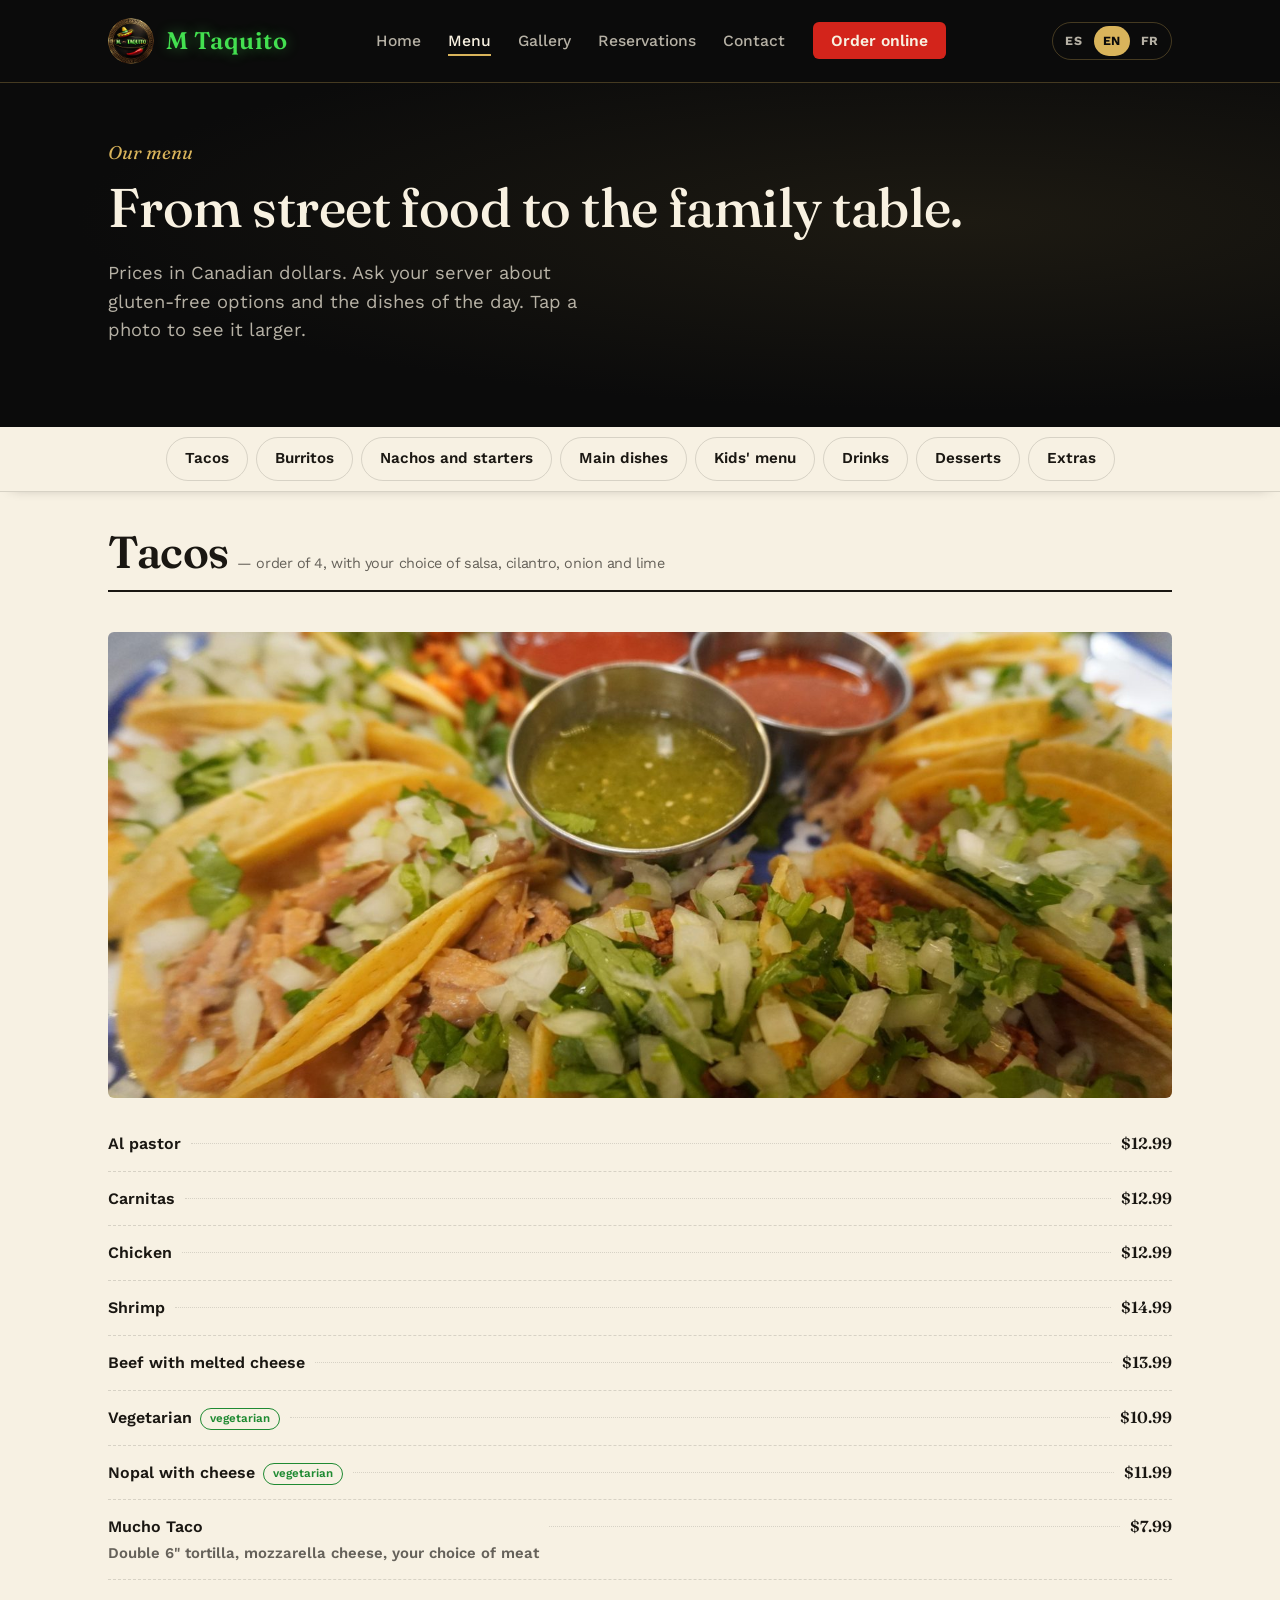
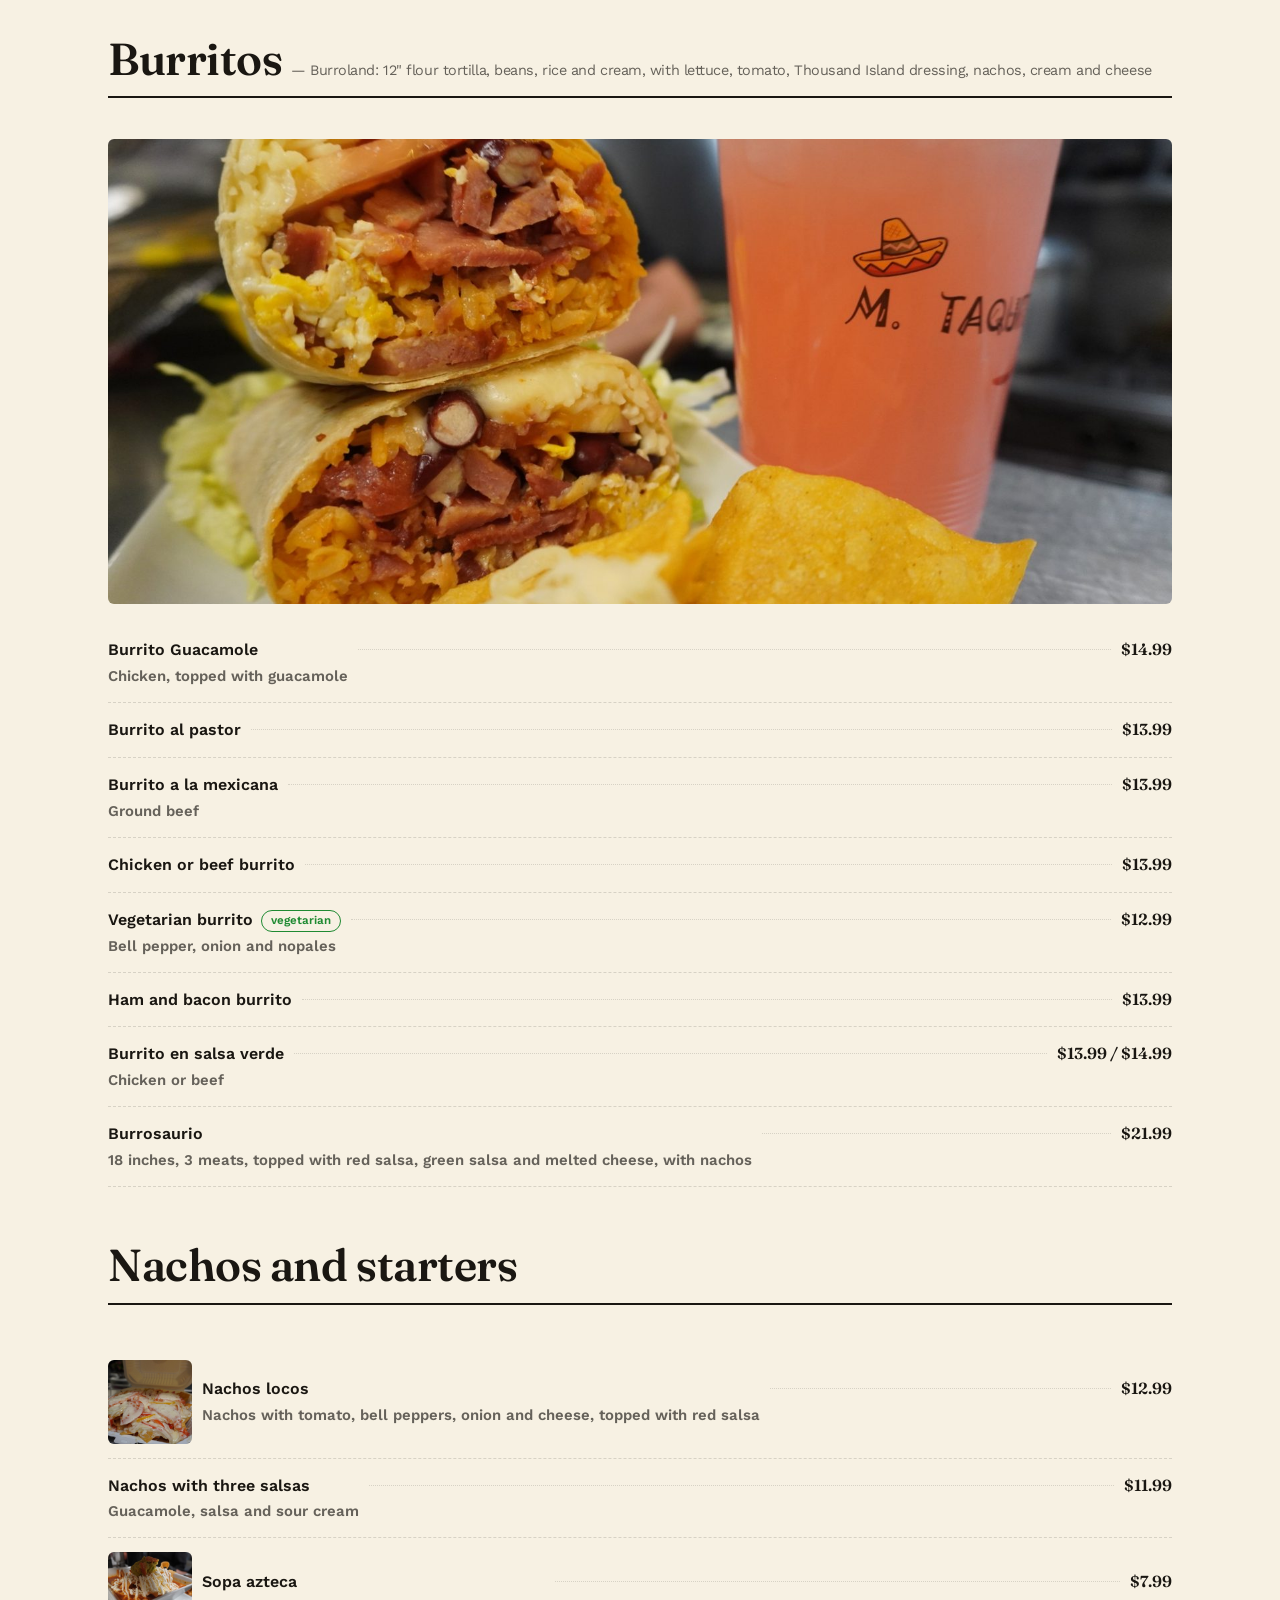
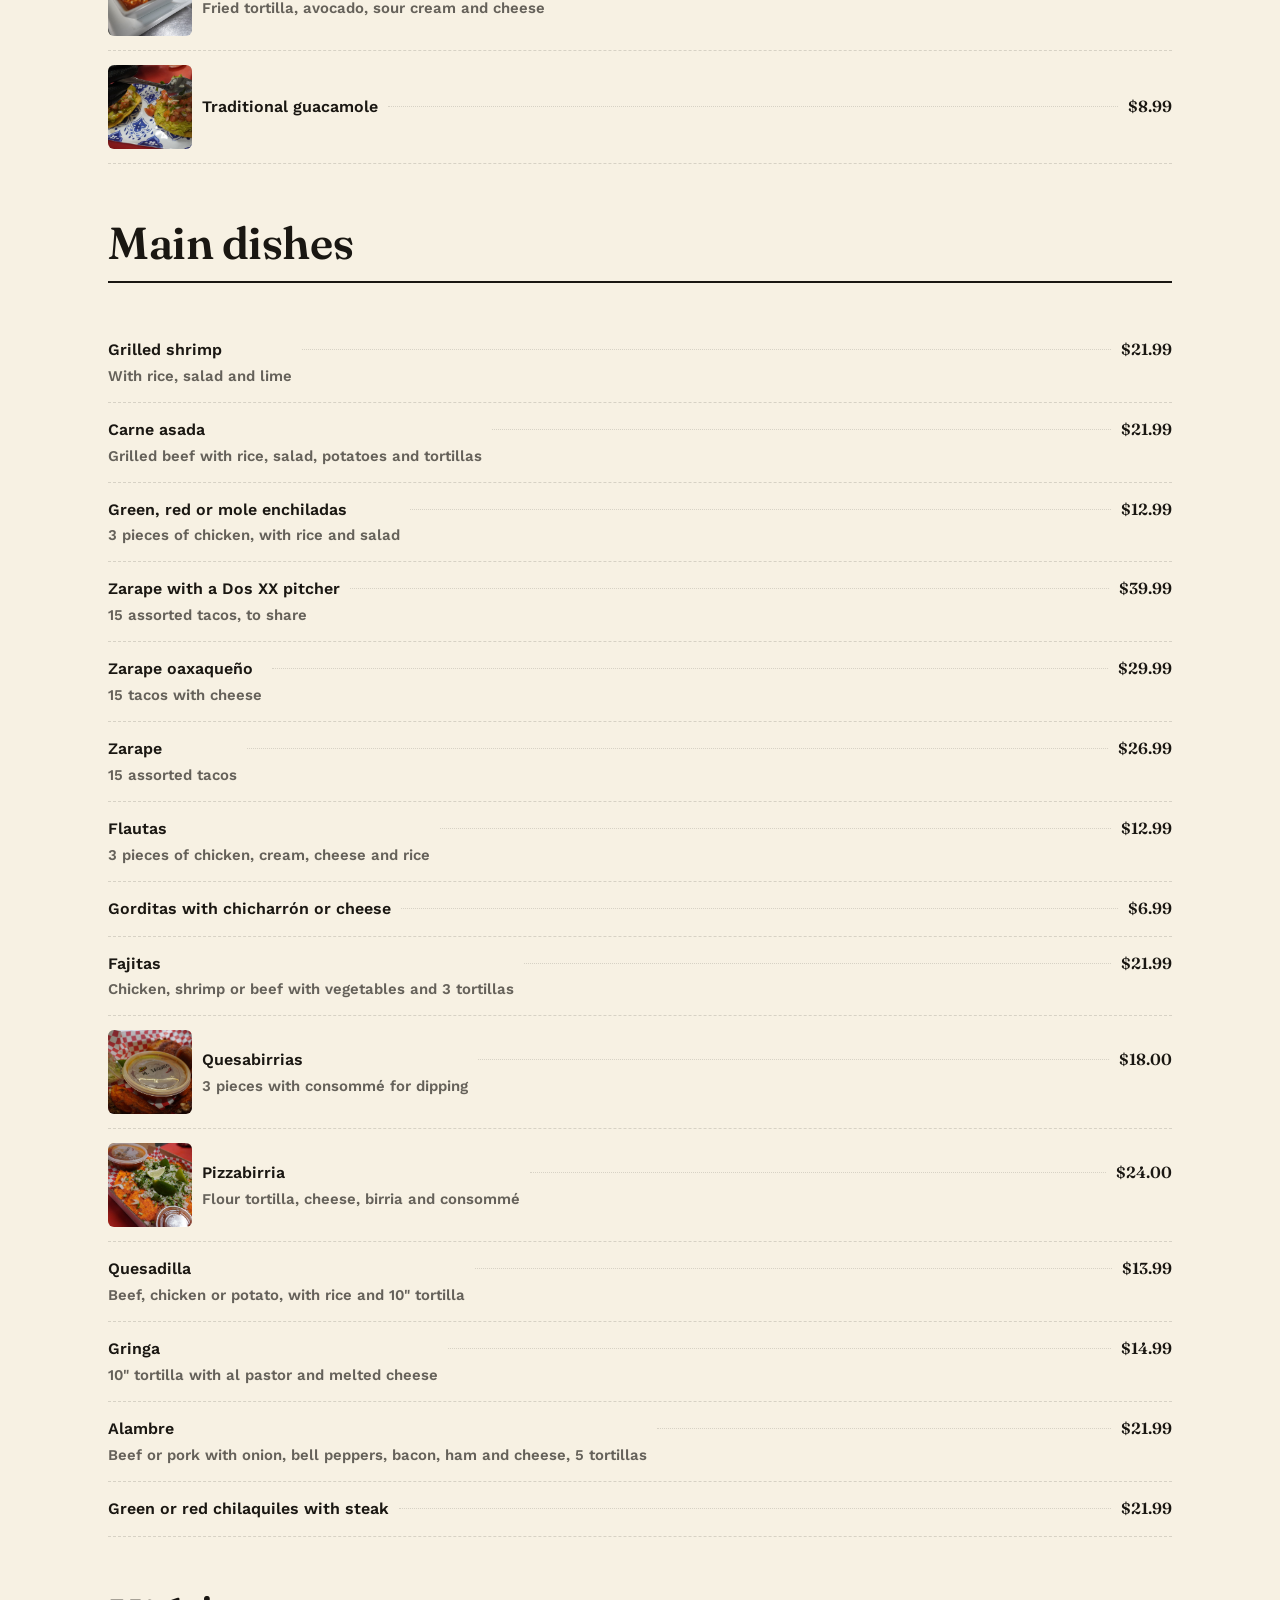
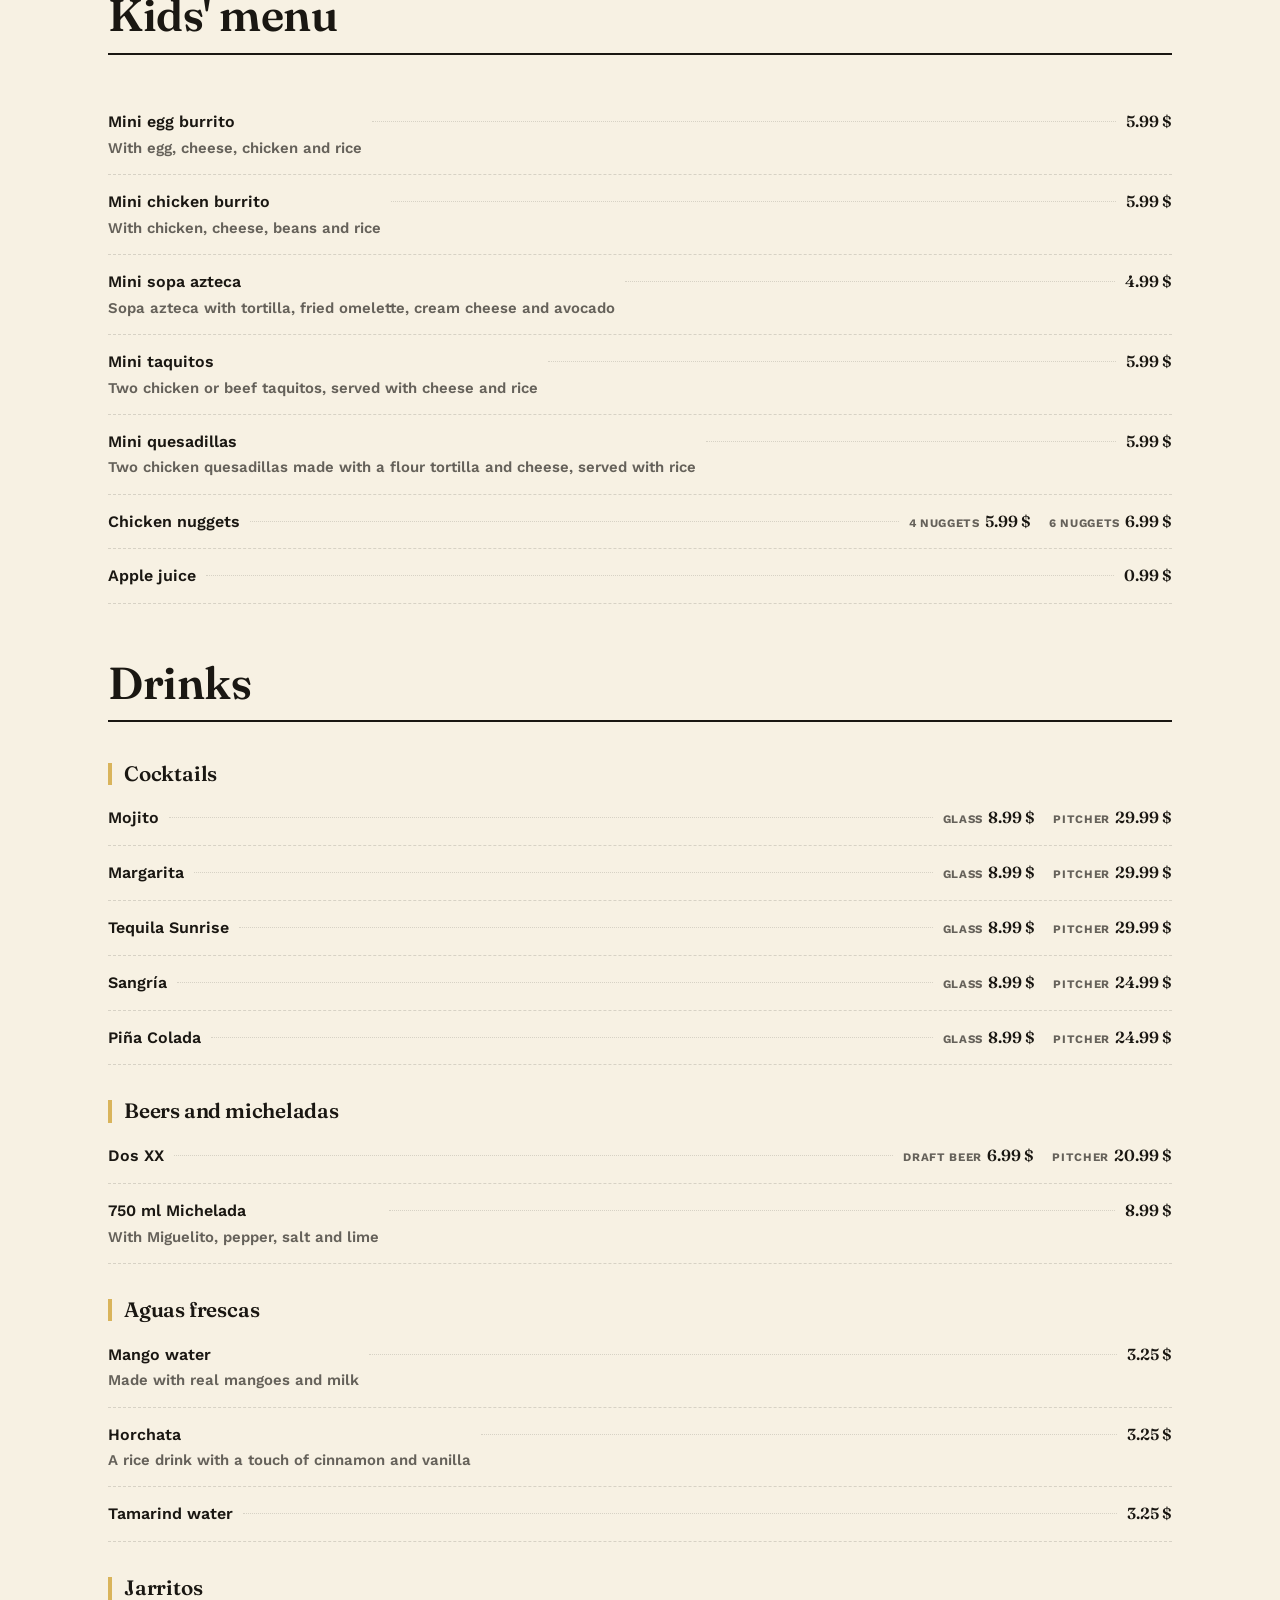
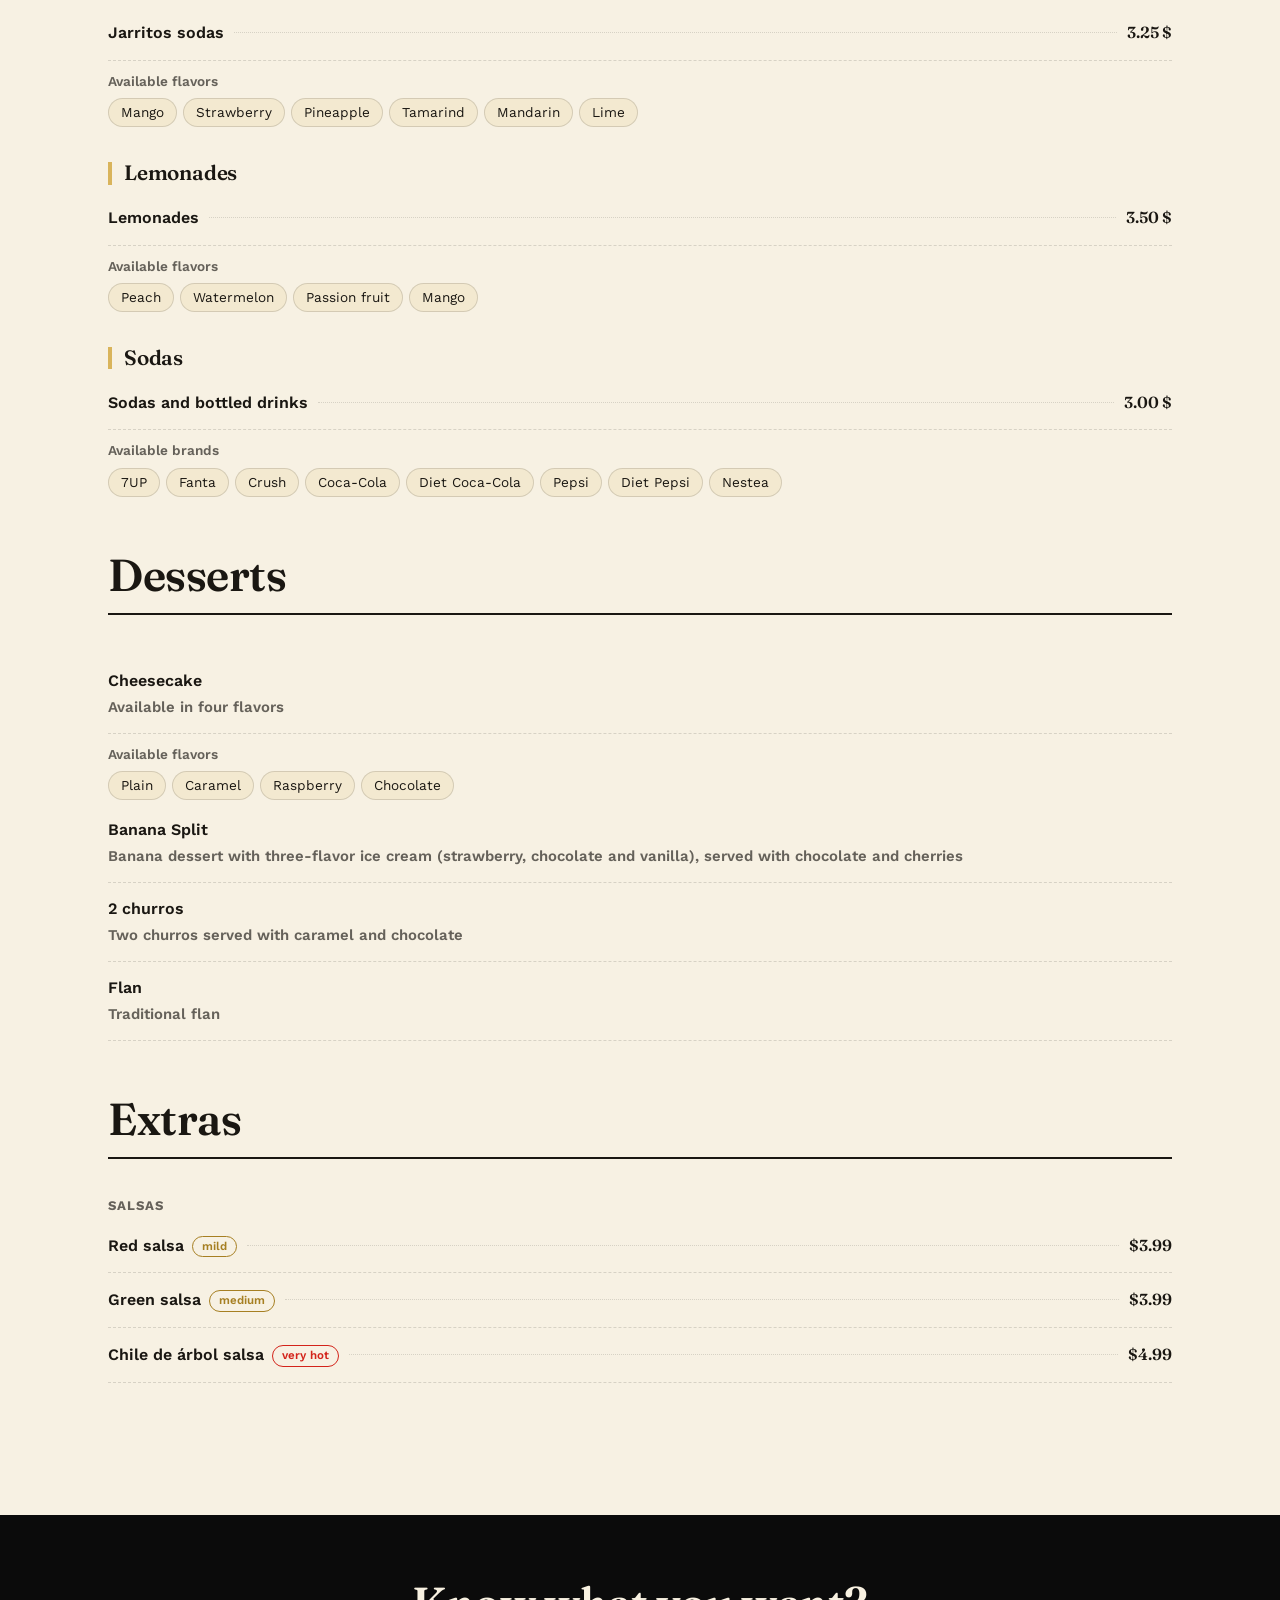
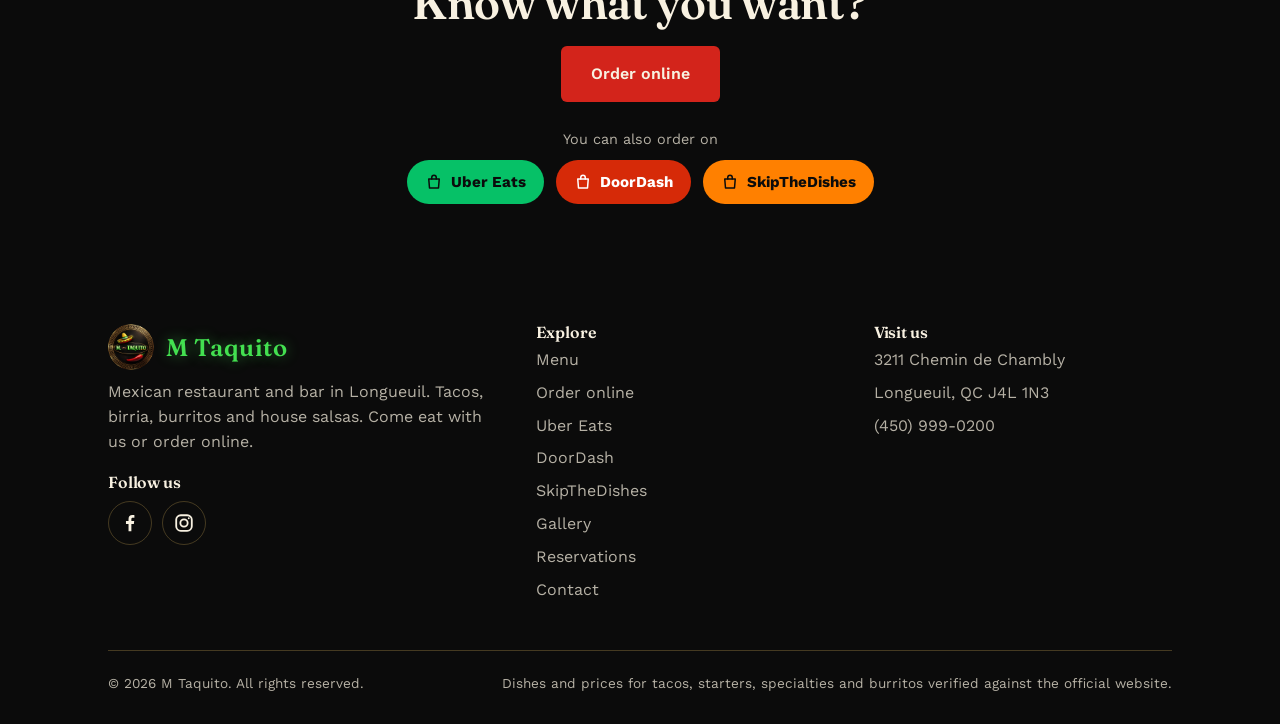
<file: menu.html>
<!DOCTYPE html>
<html lang="es">
<head>
<meta charset="UTF-8">
<meta name="viewport" content="width=device-width, initial-scale=1.0">
<title>Menú — M Taquito</title>
<meta name="description" content="Tacos, burritos, nachos, platos fuertes y más del menú de M Taquito, restaurante mexicano en Longueuil.">
<link rel="preconnect" href="https://fonts.googleapis.com">
<link href="https://fonts.googleapis.com/css2?family=Fraunces:ital,wght@0,500;0,600;1,500&family=Work+Sans:wght@400;500;600;700&display=swap" rel="stylesheet">
<link rel="icon" type="image/png" href="images/favicon.png">
<link rel="stylesheet" href="style.css">
</head>
<body data-page="menu">

<header class="site-header">
  <nav class="nav">
    <a href="index.html" class="brand"><img src="images/logo.webp" alt="" width="46" height="46"><span>M Taquito</span></a>
    <div class="lang-switch" role="group" aria-label="Idioma · Language · Langue" data-i18n-skip>
      <button type="button" data-lang="es" lang="es" aria-label="Español" aria-pressed="true">ES</button>
      <button type="button" data-lang="en" lang="en" aria-label="English" aria-pressed="false">EN</button>
      <button type="button" data-lang="fr" lang="fr" aria-label="Français" aria-pressed="false">FR</button>
    </div>
    <button class="nav-toggle" aria-label="Abrir menú de navegación" aria-expanded="false">
      <svg viewBox="0 0 24 24" fill="none" stroke="currentColor" stroke-width="2"><path d="M3 6h18M3 12h18M3 18h18"/></svg>
    </button>
    <ul class="nav-links">
      <li><a href="index.html" data-page="inicio">Inicio</a></li>
      <li><a href="menu.html" data-page="menu">Menú</a></li>
      <li><a href="galeria.html" data-page="galeria">Galería</a></li>
      <li><a href="reservas.html" data-page="reservas">Reservas</a></li>
      <li><a href="contacto.html" data-page="contacto">Contacto</a></li>
      <li><a class="nav-order" href="https://www.foodbooking.com/ordering/restaurant/menu?company_uid=4ec5ebd3-07cd-4d14-a162-219042d5eb4e&restaurant_uid=96e847cf-0042-40ef-91f3-e63ae6803445&facebook=true" target="_blank" rel="noopener">Pedir en línea</a></li>
    </ul>
  </nav>
</header>

<section class="hero" style="padding:56px 0 64px;">
  <div class="container">
    <p class="hero-eyebrow">Nuestro menú</p>
    <h1 style="font-size:clamp(2.2rem, 4vw + 1rem, 3.4rem);">De la comida callejera a la mesa familiar.</h1>
    <p class="lede">Precios en dólares canadienses. Pregunta a tu mesero por las opciones sin gluten y los platillos del día. Toca una foto para verla más grande.</p>
  </div>
</section>

<div class="menu-body">
  <nav class="menu-nav" aria-label="Categorías del menú">
    <ul class="menu-nav-list">
      <li><a href="#tacos">Tacos</a></li>
      <li><a href="#burritos">Burritos</a></li>
      <li><a href="#nachos-y-entradas">Nachos y entradas</a></li>
      <li><a href="#platos-fuertes">Platos fuertes</a></li>
      <li><a href="#menu-infantil">Menú infantil</a></li>
      <li><a href="#bebidas">Bebidas</a></li>
      <li><a href="#postres">Postres</a></li>
      <li><a href="#extras">Extras</a></li>
    </ul>
  </nav>

  <section class="menu-sections">
    <div class="container">

    <section class="menu-category" id="tacos" aria-labelledby="tacos-titulo">
      <h2 id="tacos-titulo">Tacos <span style="font-family:var(--font-body); font-weight:400; font-size:0.9rem; color:var(--text-muted);">— orden de 4, con salsa a elección, cilantro, cebolla y limón</span></h2>
      <img class="menu-banner" src="images/fotos/tacos-charola-salsas-carnitas.jpg" alt="Charola de tacos con tres salsas" loading="lazy">
      <div class="menu-item"><span class="name">Al pastor</span><span class="leader"></span><span class="price">$12.99</span></div>
      <div class="menu-item"><span class="name">Carnitas</span><span class="leader"></span><span class="price">$12.99</span></div>
      <div class="menu-item"><span class="name">Pollo</span><span class="leader"></span><span class="price">$12.99</span></div>
      <div class="menu-item"><span class="name">Camarón</span><span class="leader"></span><span class="price">$14.99</span></div>
      <div class="menu-item"><span class="name">Res con queso fundido</span><span class="leader"></span><span class="price">$13.99</span></div>
      <div class="menu-item"><span class="name">Vegetariano<span class="tag">vegetariano</span></span><span class="leader"></span><span class="price">$10.99</span></div>
      <div class="menu-item"><span class="name">Nopal con queso<span class="tag">vegetariano</span></span><span class="leader"></span><span class="price">$11.99</span></div>
      <div class="menu-item"><span class="name">Mucho Taco<div class="desc">Doble tortilla de 6", queso mozzarella, tu elección de carne</div></span><span class="leader"></span><span class="price">$7.99</span></div>
    </section>

    <section class="menu-category" id="burritos" aria-labelledby="burritos-titulo">
      <h2 id="burritos-titulo">Burritos <span style="font-family:var(--font-body); font-weight:400; font-size:0.9rem; color:var(--text-muted);">— Burroland: tortilla de harina de 12", frijoles, arroz y crema, con lechuga, tomate, salsa mil islas, nachos, crema y queso</span></h2>
      <img class="menu-banner" src="images/fotos/burrito-con-limonada-rosa.jpg" alt="Burrito cortado con nachos y limonada rosa" loading="lazy">
      <div class="menu-item"><span class="name">Burrito Guacamole<div class="desc">Pollo, cubierto de guacamole</div></span><span class="leader"></span><span class="price">$14.99</span></div>
      <div class="menu-item"><span class="name">Burrito al pastor</span><span class="leader"></span><span class="price">$13.99</span></div>
      <div class="menu-item"><span class="name">Burrito a la mexicana<div class="desc">Res molida</div></span><span class="leader"></span><span class="price">$13.99</span></div>
      <div class="menu-item"><span class="name">Burrito de pollo o res</span><span class="leader"></span><span class="price">$13.99</span></div>
      <div class="menu-item"><span class="name">Burrito vegetariano<span class="tag">vegetariano</span><div class="desc">Pimiento, cebolla y nopales</div></span><span class="leader"></span><span class="price">$12.99</span></div>
      <div class="menu-item"><span class="name">Burrito de jamón y tocino</span><span class="leader"></span><span class="price">$13.99</span></div>
      <div class="menu-item"><span class="name">Burrito en salsa verde<div class="desc">Pollo o res</div></span><span class="leader"></span><span class="price">$13.99 / $14.99</span></div>
      <div class="menu-item"><span class="name">Burrosaurio<div class="desc">18 pulgadas, 3 carnes, cubierto de salsa roja, verde y queso fundido, con nachos</div></span><span class="leader"></span><span class="price">$21.99</span></div>
    </section>

    <section class="menu-category" id="nachos-y-entradas" aria-labelledby="nachos-y-entradas-titulo">
      <h2 id="nachos-y-entradas-titulo">Nachos y entradas</h2>
      <div class="menu-item has-photo">
        <img class="photo" src="images/fotos/nachos-queso-fundido-caja.jpg" alt="Nachos locos con queso fundido, tomate y pimientos" loading="lazy">
        <span class="info">
          <span class="name">Nachos locos<div class="desc">Nachos con tomate, pimientos, cebolla y queso, bañados en salsa roja</div></span>
          <span class="leader"></span>
          <span class="price">$12.99</span>
        </span>
      </div>
      <div class="menu-item">
        <span class="info">
          <span class="name">Nachos con tres salsas<div class="desc">Guacamole, salsa y crema agria</div></span>
          <span class="leader"></span>
          <span class="price">$11.99</span>
        </span>
      </div>
      <div class="menu-item has-photo">
        <img class="photo" src="images/fotos/sopa-azteca-completa.jpg" alt="Sopa azteca" loading="lazy">
        <span class="info">
          <span class="name">Sopa azteca<div class="desc">Tortilla frita, aguacate, crema agria y queso</div></span>
          <span class="leader"></span>
          <span class="price">$7.99</span>
        </span>
      </div>
      <div class="menu-item has-photo">
        <img class="photo" src="images/fotos/tostadas-guacamole-pico.jpg" alt="Tostadas con guacamole y pico de gallo" loading="lazy">
        <span class="info">
          <span class="name">Guacamole tradicional</span>
          <span class="leader"></span>
          <span class="price">$8.99</span>
        </span>
      </div>
    </section>

    <section class="menu-category" id="platos-fuertes" aria-labelledby="platos-fuertes-titulo">
      <h2 id="platos-fuertes-titulo">Platos fuertes</h2>
      <div class="menu-item"><span class="name">Camarones a la parrilla<div class="desc">Con arroz, ensalada y limón</div></span><span class="leader"></span><span class="price">$21.99</span></div>
      <div class="menu-item"><span class="name">Carne asada<div class="desc">Res a la parrilla con arroz, ensalada, papas y tortillas</div></span><span class="leader"></span><span class="price">$21.99</span></div>
      <div class="menu-item"><span class="name">Enchiladas verdes, rojas o de mole<div class="desc">3 piezas de pollo, con arroz y ensalada</div></span><span class="leader"></span><span class="price">$12.99</span></div>
      <div class="menu-item"><span class="name">Zarape con jarra Dos XX<div class="desc">15 tacos variados, para compartir</div></span><span class="leader"></span><span class="price">$39.99</span></div>
      <div class="menu-item"><span class="name">Zarape oaxaqueño<div class="desc">15 tacos con queso</div></span><span class="leader"></span><span class="price">$29.99</span></div>
      <div class="menu-item"><span class="name">Zarape<div class="desc">15 tacos variados</div></span><span class="leader"></span><span class="price">$26.99</span></div>
      <div class="menu-item"><span class="name">Flautas<div class="desc">3 piezas de pollo, crema, queso y arroz</div></span><span class="leader"></span><span class="price">$12.99</span></div>
      <div class="menu-item"><span class="name">Gorditas de chicharrón o de queso</span><span class="leader"></span><span class="price">$6.99</span></div>
      <div class="menu-item"><span class="name">Fajitas<div class="desc">Pollo, camarón o res con verduras y 3 tortillas</div></span><span class="leader"></span><span class="price">$21.99</span></div>
      <div class="menu-item has-photo">
        <img class="photo" src="images/fotos/quesabirria-consome-logo-tapa.jpg" alt="Quesabirrias con consomé y cebolla" loading="lazy">
        <span class="info">
          <span class="name">Quesabirrias<div class="desc">3 piezas con consomé para mojar</div></span>
          <span class="leader"></span>
          <span class="price">$18.00</span>
        </span>
      </div>
      <div class="menu-item has-photo">
        <img class="photo" src="images/fotos/pizzabirria-consome.jpg" alt="Pizzabirria en caja con consomé" loading="lazy">
        <span class="info">
          <span class="name">Pizzabirria<div class="desc">Tortilla de harina, queso, birria y consomé</div></span>
          <span class="leader"></span>
          <span class="price">$24.00</span>
        </span>
      </div>
      <div class="menu-item"><span class="name">Quesadilla<div class="desc">Res, pollo o papa, con arroz y tortilla de 10"</div></span><span class="leader"></span><span class="price">$13.99</span></div>
      <div class="menu-item"><span class="name">Gringa<div class="desc">Tortilla de 10" con al pastor y queso fundido</div></span><span class="leader"></span><span class="price">$14.99</span></div>
      <div class="menu-item"><span class="name">Alambre<div class="desc">Res o cerdo con cebolla, pimientos, tocino, jamón y queso, 5 tortillas</div></span><span class="leader"></span><span class="price">$21.99</span></div>
      <div class="menu-item"><span class="name">Chilaquiles verdes o rojos con bistec</span><span class="leader"></span><span class="price">$21.99</span></div>
    </section>

    <section class="menu-category" id="menu-infantil" aria-labelledby="menu-infantil-titulo">
      <h2 id="menu-infantil-titulo">Menú infantil</h2>
      <div class="menu-item"><span class="name">Mini burrito de huevo<div class="desc">Con huevo, queso, pollo y arroz</div></span><span class="leader"></span><span class="price">5.99 $</span></div>
      <div class="menu-item"><span class="name">Mini burrito de pollo<div class="desc">Con pollo, queso, frijoles y arroz</div></span><span class="leader"></span><span class="price">5.99 $</span></div>
      <!-- PENDIENTE: confirmar la descripción con el restaurante (el original no está claro: omelette frito, queso crema y aguacate) -->
      <div class="menu-item" data-needs-confirmation><span class="name">Mini sopa azteca<div class="desc">Sopa azteca con tortilla, omelette frito, queso crema y aguacate</div></span><span class="leader"></span><span class="price">4.99 $</span></div>
      <div class="menu-item"><span class="name">Mini taquitos<div class="desc">Dos taquitos de pollo o carne, acompañados de queso y arroz</div></span><span class="leader"></span><span class="price">5.99 $</span></div>
      <div class="menu-item"><span class="name">Mini quesadillas<div class="desc">Dos quesadillas de pollo preparadas con tortilla de harina y queso, acompañadas de arroz</div></span><span class="leader"></span><span class="price">5.99 $</span></div>
      <div class="menu-item"><span class="name">Nuggets de pollo</span><span class="leader"></span><span class="price price-variants"><span class="variant"><span class="variant-label">4 nuggets</span> 5.99 $</span><span class="variant"><span class="variant-label">6 nuggets</span> 6.99 $</span></span></div>
      <div class="menu-item"><span class="name">Jugo de manzana</span><span class="leader"></span><span class="price">0.99 $</span></div>
    </section>

    <section class="menu-category" id="bebidas" aria-labelledby="bebidas-titulo">
      <h2 id="bebidas-titulo">Bebidas</h2>
      <div class="menu-group">
        <h3 class="menu-group-title">Cócteles</h3>
        <div class="menu-item"><span class="name">Mojito</span><span class="leader"></span><span class="price price-variants"><span class="variant"><span class="variant-label">Vaso</span> 8.99 $</span><span class="variant"><span class="variant-label">Jarra</span> 29.99 $</span></span></div>
        <div class="menu-item"><span class="name">Margarita</span><span class="leader"></span><span class="price price-variants"><span class="variant"><span class="variant-label">Vaso</span> 8.99 $</span><span class="variant"><span class="variant-label">Jarra</span> 29.99 $</span></span></div>
        <div class="menu-item"><span class="name">Tequila Sunrise</span><span class="leader"></span><span class="price price-variants"><span class="variant"><span class="variant-label">Vaso</span> 8.99 $</span><span class="variant"><span class="variant-label">Jarra</span> 29.99 $</span></span></div>
        <div class="menu-item"><span class="name">Sangría</span><span class="leader"></span><span class="price price-variants"><span class="variant"><span class="variant-label">Vaso</span> 8.99 $</span><span class="variant"><span class="variant-label">Jarra</span> 24.99 $</span></span></div>
        <div class="menu-item"><span class="name">Piña Colada</span><span class="leader"></span><span class="price price-variants"><span class="variant"><span class="variant-label">Vaso</span> 8.99 $</span><span class="variant"><span class="variant-label">Jarra</span> 24.99 $</span></span></div>
      </div>
      <div class="menu-group">
        <h3 class="menu-group-title">Cervezas y micheladas</h3>
        <div class="menu-item"><span class="name">Dos XX</span><span class="leader"></span><span class="price price-variants"><span class="variant"><span class="variant-label">Cerveza de barril</span> 6.99 $</span><span class="variant"><span class="variant-label">Jarra</span> 20.99 $</span></span></div>
        <div class="menu-item"><span class="name">Michelada de 750 ml<div class="desc">Con Miguelito, pimienta, sal y limón verde</div></span><span class="leader"></span><span class="price">8.99 $</span></div>
      </div>
      <div class="menu-group">
        <h3 class="menu-group-title">Aguas frescas</h3>
        <div class="menu-item"><span class="name">Agua de mango<div class="desc">Preparada con mangos reales y leche</div></span><span class="leader"></span><span class="price">3.25 $</span></div>
        <div class="menu-item"><span class="name">Horchata<div class="desc">Bebida de arroz con un toque de canela y vainilla</div></span><span class="leader"></span><span class="price">3.25 $</span></div>
        <div class="menu-item"><span class="name">Agua de tamarindo</span><span class="leader"></span><span class="price">3.25 $</span></div>
      </div>
      <div class="menu-group">
        <h3 class="menu-group-title">Jarritos</h3>
        <div class="menu-item"><span class="name">Refrescos Jarritos</span><span class="leader"></span><span class="price">3.25 $</span></div>
        <p class="flavor-label">Sabores disponibles</p>
        <ul class="flavor-list"><li>Mango</li><li>Fresa</li><li>Piña</li><li>Tamarindo</li><li>Mandarina</li><li>Limón verde</li></ul>
      </div>
      <div class="menu-group">
        <h3 class="menu-group-title">Limonadas</h3>
        <div class="menu-item"><span class="name">Limonadas</span><span class="leader"></span><span class="price">3.50 $</span></div>
        <p class="flavor-label">Sabores disponibles</p>
        <ul class="flavor-list"><li>Durazno</li><li>Sandía</li><li>Maracuyá</li><li>Mango</li></ul>
      </div>
      <div class="menu-group">
        <h3 class="menu-group-title">Refrescos</h3>
        <div class="menu-item"><span class="name">Refrescos y bebidas embotelladas</span><span class="leader"></span><span class="price">3.00 $</span></div>
        <p class="flavor-label">Marcas disponibles</p>
        <ul class="flavor-list"><li>7UP</li><li>Fanta</li><li>Crush</li><li>Coca-Cola</li><li>Coca-Cola de dieta</li><li>Pepsi</li><li>Pepsi de dieta</li><li>Nestea</li></ul>
      </div>
    </section>

    <section class="menu-category" id="postres" aria-labelledby="postres-titulo">
      <h2 id="postres-titulo">Postres</h2>
      <!-- PENDIENTE: precio por confirmar con el restaurante -->
      <div class="menu-item" data-price-pending><span class="name">Pastel de queso<div class="desc">Disponible en cuatro sabores</div></span></div>
      <p class="flavor-label">Sabores disponibles</p>
        <ul class="flavor-list"><li>Natural</li><li>Caramelo</li><li>Frambuesa</li><li>Chocolate</li></ul>
      <!-- PENDIENTE: precio por confirmar con el restaurante -->
      <div class="menu-item" data-price-pending><span class="name">Banana Split<div class="desc">Postre de banana con helado de tres sabores (fresa, chocolate y vainilla), acompañado de chocolate y cerezas</div></span></div>
      <!-- PENDIENTE: precio por confirmar con el restaurante -->
      <div class="menu-item" data-price-pending><span class="name">2 churros<div class="desc">Dos churros acompañados de caramelo y chocolate</div></span></div>
      <!-- PENDIENTE: precio por confirmar con el restaurante -->
      <div class="menu-item" data-price-pending><span class="name">Flan<div class="desc">Flan tradicional</div></span></div>
    </section>

    <section class="menu-category" id="extras" aria-labelledby="extras-titulo">
      <h2 id="extras-titulo">Extras</h2>
      <h3 class="menu-subtitle">Salsas</h3>
      <div class="menu-item"><span class="name">Salsa roja<span class="tag" style="color:var(--marigold-dark); border-color:var(--marigold-dark);">suave</span></span><span class="leader"></span><span class="price">$3.99</span></div>
      <div class="menu-item"><span class="name">Salsa verde<span class="tag" style="color:var(--marigold-dark); border-color:var(--marigold-dark);">media</span></span><span class="leader"></span><span class="price">$3.99</span></div>
      <div class="menu-item"><span class="name">Salsa de chile de árbol<span class="tag" style="color:var(--magenta); border-color:var(--magenta);">muy picante</span></span><span class="leader"></span><span class="price">$4.99</span></div>
    </section>

    </div>
  </section>
</div>

<section class="order-banner">
  <div class="container">
    <h2>¿Ya sabes qué quieres?</h2>
    <a href="https://www.foodbooking.com/ordering/restaurant/menu?company_uid=4ec5ebd3-07cd-4d14-a162-219042d5eb4e&restaurant_uid=96e847cf-0042-40ef-91f3-e63ae6803445&facebook=true" target="_blank" rel="noopener" class="btn btn-order">Pedir en línea</a>
    <div class="delivery-links"><span class="delivery-label">También puedes pedir en</span><a class="btn-delivery uber" href="https://www.ubereats.com/ca/store/m-burrito/wYknEMagQe6lmWWSaEUbyg?uber=" target="_blank" rel="noopener" aria-label="Pedir en Uber Eats"><svg viewBox="0 0 24 24" width="18" height="18" fill="none" stroke="currentColor" stroke-width="2" stroke-linecap="round" stroke-linejoin="round" aria-hidden="true"><path d="M5 8h14l-1 12H6L5 8z"/><path d="M9 8V6a3 3 0 0 1 6 0v2"/></svg>Uber Eats</a><a class="btn-delivery doordash" href="https://www.doordash.com/en-CA/store/m-burrito-express-longueuil-844387/1203607/?doordash=" target="_blank" rel="noopener" aria-label="Pedir en DoorDash"><svg viewBox="0 0 24 24" width="18" height="18" fill="none" stroke="currentColor" stroke-width="2" stroke-linecap="round" stroke-linejoin="round" aria-hidden="true"><path d="M5 8h14l-1 12H6L5 8z"/><path d="M9 8V6a3 3 0 0 1 6 0v2"/></svg>DoorDash</a><a class="btn-delivery skip" href="https://www.skipthedishes.com/m-burrito-restaurant-and-bar" target="_blank" rel="noopener" aria-label="Pedir en SkipTheDishes"><svg viewBox="0 0 24 24" width="18" height="18" fill="none" stroke="currentColor" stroke-width="2" stroke-linecap="round" stroke-linejoin="round" aria-hidden="true"><path d="M5 8h14l-1 12H6L5 8z"/><path d="M9 8V6a3 3 0 0 1 6 0v2"/></svg>SkipTheDishes</a></div>
  </div>
</section>

<footer class="site-footer">
  <div class="container">
    <div class="footer-grid">
      <div>
        <a href="index.html" class="brand"><img src="images/logo.webp" alt="" width="46" height="46"><span>M Taquito</span></a>
        <p>Restaurante y bar mexicano en Longueuil. Tacos, birria, burritos y salsas de la casa. Ven a comer o pide en línea.</p>
        <h4 class="footer-social-title">Síguenos</h4>
        <div class="social-links"><a href="https://www.facebook.com/profile.php?id=61593285874641" target="_blank" rel="noopener" aria-label="Facebook de M Taquito"><svg viewBox="0 0 24 24" width="22" height="22" fill="currentColor" aria-hidden="true"><path d="M13.5 21v-8h2.7l.4-3.2h-3.1V7.9c0-.9.3-1.5 1.6-1.5h1.7V3.5c-.3 0-1.3-.1-2.4-.1-2.4 0-4 1.5-4 4.1v2.3H7.6V13h2.8v8h3.1z"/></svg></a><a href="https://www.instagram.com/mtaquitolongueuil/" target="_blank" rel="noopener" aria-label="Instagram de M Taquito"><svg viewBox="0 0 24 24" width="22" height="22" fill="none" stroke="currentColor" stroke-width="2" aria-hidden="true"><rect x="3.5" y="3.5" width="17" height="17" rx="5"/><circle cx="12" cy="12" r="4"/><circle cx="17.2" cy="6.8" r="1" fill="currentColor" stroke="none"/></svg></a></div>
      </div>
      <div>
        <h4>Explora</h4>
        <ul>
          <li><a href="menu.html">Menú</a></li>
          <li><a href="https://www.foodbooking.com/ordering/restaurant/menu?company_uid=4ec5ebd3-07cd-4d14-a162-219042d5eb4e&restaurant_uid=96e847cf-0042-40ef-91f3-e63ae6803445&facebook=true" target="_blank" rel="noopener">Pedir en línea</a></li>
          <li><a href="https://www.ubereats.com/ca/store/m-burrito/wYknEMagQe6lmWWSaEUbyg?uber=" target="_blank" rel="noopener">Uber Eats</a></li>
          <li><a href="https://www.doordash.com/en-CA/store/m-burrito-express-longueuil-844387/1203607/?doordash=" target="_blank" rel="noopener">DoorDash</a></li>
          <li><a href="https://www.skipthedishes.com/m-burrito-restaurant-and-bar" target="_blank" rel="noopener">SkipTheDishes</a></li>
          <li><a href="galeria.html">Galería</a></li>
          <li><a href="reservas.html">Reservas</a></li>
          <li><a href="contacto.html">Contacto</a></li>
        </ul>
      </div>
      <div>
        <h4>Visítanos</h4>
        <ul>
          <li>3211 Chemin de Chambly</li>
          <li>Longueuil, QC J4L 1N3</li>
          <li>(450) 999-0200</li>
        </ul>
      </div>
    </div>
    <div class="footer-bottom">
      <span>© 2026 M Taquito. Todos los derechos reservados.</span>
      <span>Platillos y precios de tacos, entradas, especialidades y burritos verificados con el sitio oficial.</span>
    </div>
  </div>
</footer>

<dialog id="lightbox" class="lightbox"><img alt=""><div class="lightbox-info"><h3 class="lightbox-title"></h3><p class="lightbox-desc"></p><span class="lightbox-price"></span></div><button type="button" class="lightbox-close" aria-label="Cerrar">×</button></dialog>

<script src="i18n.js"></script>
<script src="script.js"></script>
</body>
</html>
</file>
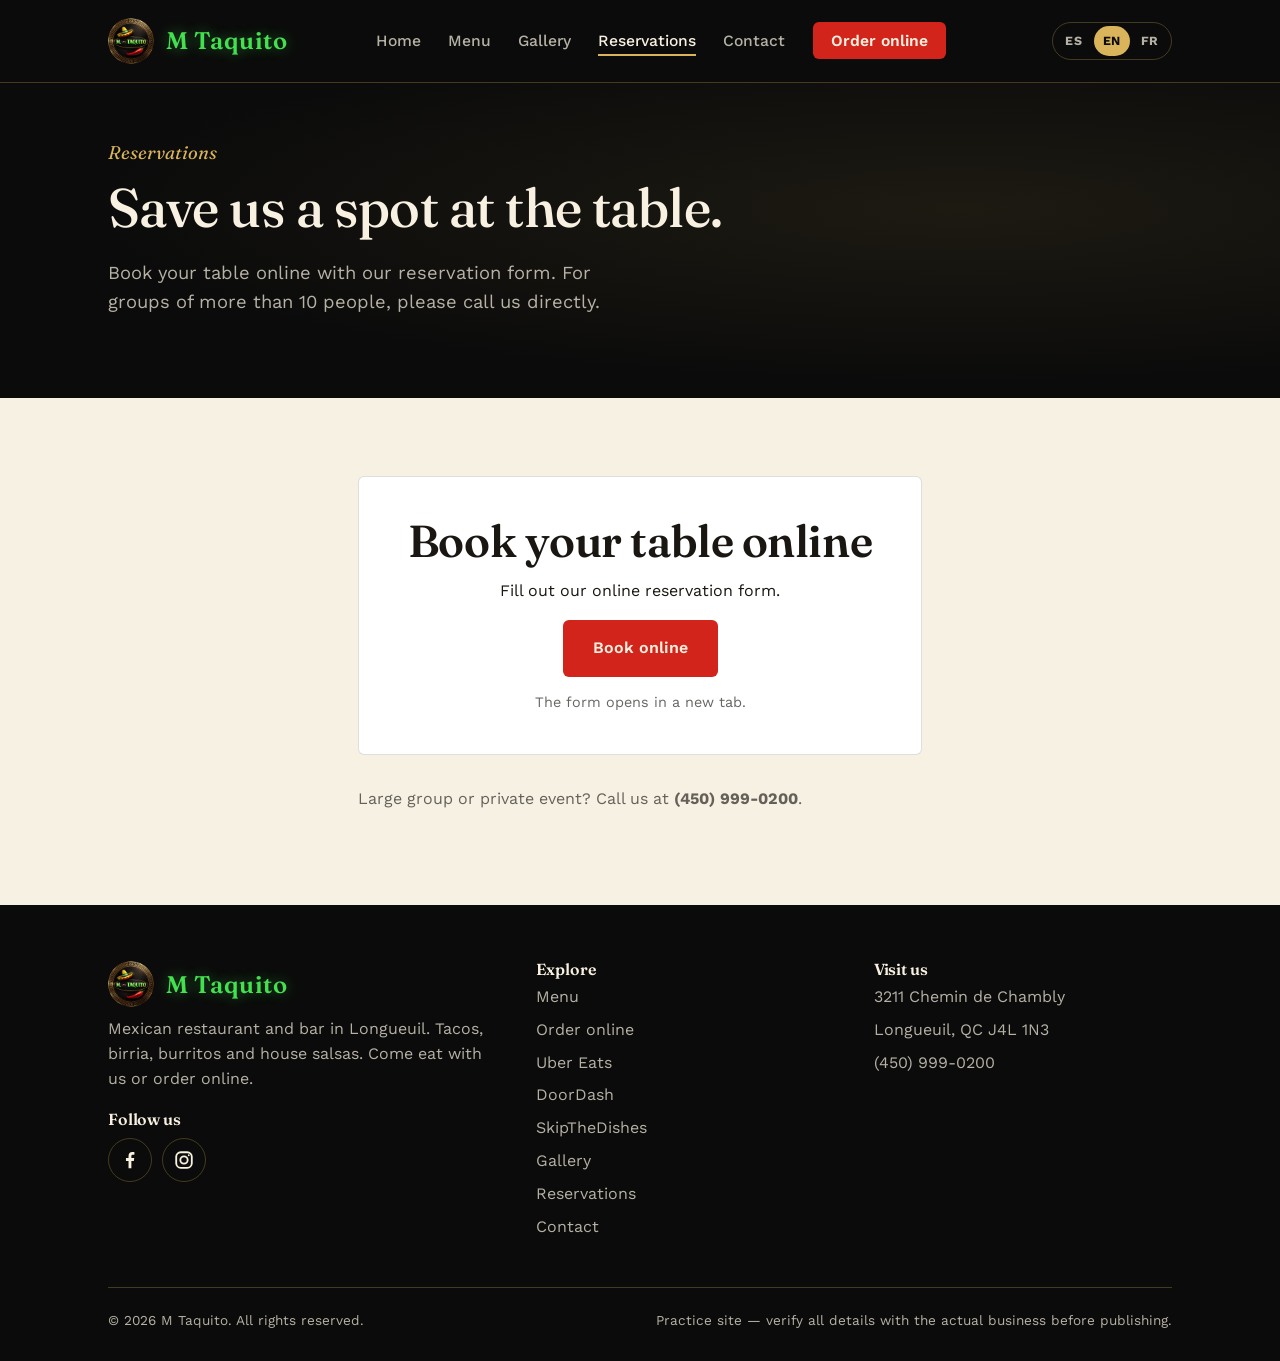
<file: reservas.html>
<!DOCTYPE html>
<html lang="es">
<head>
<meta charset="UTF-8">
<meta name="viewport" content="width=device-width, initial-scale=1.0">
<title>Reservas — M Taquito</title>
<meta name="description" content="Reserva tu mesa en M Taquito, restaurante mexicano en Longueuil.">
<link rel="preconnect" href="https://fonts.googleapis.com">
<link href="https://fonts.googleapis.com/css2?family=Fraunces:ital,wght@0,500;0,600;1,500&family=Work+Sans:wght@400;500;600;700&display=swap" rel="stylesheet">
<link rel="icon" type="image/png" href="images/favicon.png">
<link rel="stylesheet" href="style.css">
</head>
<body data-page="reservas">

<header class="site-header">
  <nav class="nav">
    <a href="index.html" class="brand"><img src="images/logo.webp" alt="" width="46" height="46"><span>M Taquito</span></a>
    <div class="lang-switch" role="group" aria-label="Idioma · Language · Langue" data-i18n-skip>
      <button type="button" data-lang="es" lang="es" aria-label="Español" aria-pressed="true">ES</button>
      <button type="button" data-lang="en" lang="en" aria-label="English" aria-pressed="false">EN</button>
      <button type="button" data-lang="fr" lang="fr" aria-label="Français" aria-pressed="false">FR</button>
    </div>
    <button class="nav-toggle" aria-label="Abrir menú de navegación" aria-expanded="false">
      <svg viewBox="0 0 24 24" fill="none" stroke="currentColor" stroke-width="2"><path d="M3 6h18M3 12h18M3 18h18"/></svg>
    </button>
    <ul class="nav-links">
      <li><a href="index.html" data-page="inicio">Inicio</a></li>
      <li><a href="menu.html" data-page="menu">Menú</a></li>
      <li><a href="galeria.html" data-page="galeria">Galería</a></li>
      <li><a href="reservas.html" data-page="reservas">Reservas</a></li>
      <li><a href="contacto.html" data-page="contacto">Contacto</a></li>
      <li><a class="nav-order" href="https://www.foodbooking.com/ordering/restaurant/menu?company_uid=4ec5ebd3-07cd-4d14-a162-219042d5eb4e&restaurant_uid=96e847cf-0042-40ef-91f3-e63ae6803445&facebook=true" target="_blank" rel="noopener">Pedir en línea</a></li>
    </ul>
  </nav>
</header>

<section class="hero" style="padding:56px 0 64px;">
  <div class="container">
    <p class="hero-eyebrow">Reservas</p>
    <h1 style="font-size:clamp(2.2rem, 4vw + 1rem, 3.4rem);">Guárdanos un lugar en la mesa.</h1>
    <p class="lede">Reserva tu mesa en línea con nuestro formulario. Para grupos de más de 10 personas, mejor llámanos directamente.</p>
  </div>
</section>

<section>
  <div class="container form-wrap">
    <div class="reserva-card">
      <h2>Reserva tu mesa en línea</h2>
      <p>Llena nuestro formulario de reservas en línea.</p>
      <a class="btn btn-primary" href="https://snzewg3n.forms.app/restaurant-m-burrito" target="_blank" rel="noopener">Reservar en línea</a>
      <p class="text-muted reserva-note">El formulario se abre en una pestaña nueva.</p>
    </div>

    <p class="text-muted" style="margin-top:2em;">¿Grupo grande o evento privado? Llámanos al <strong>(450) 999-0200</strong>.</p>
  </div>
</section>

<footer class="site-footer">
  <div class="container">
    <div class="footer-grid">
      <div>
        <a href="index.html" class="brand"><img src="images/logo.webp" alt="" width="46" height="46"><span>M Taquito</span></a>
        <p>Restaurante y bar mexicano en Longueuil. Tacos, birria, burritos y salsas de la casa. Ven a comer o pide en línea.</p>
        <h4 class="footer-social-title">Síguenos</h4>
        <div class="social-links"><a href="https://www.facebook.com/profile.php?id=61593285874641" target="_blank" rel="noopener" aria-label="Facebook de M Taquito"><svg viewBox="0 0 24 24" width="22" height="22" fill="currentColor" aria-hidden="true"><path d="M13.5 21v-8h2.7l.4-3.2h-3.1V7.9c0-.9.3-1.5 1.6-1.5h1.7V3.5c-.3 0-1.3-.1-2.4-.1-2.4 0-4 1.5-4 4.1v2.3H7.6V13h2.8v8h3.1z"/></svg></a><a href="https://www.instagram.com/mtaquitolongueuil/" target="_blank" rel="noopener" aria-label="Instagram de M Taquito"><svg viewBox="0 0 24 24" width="22" height="22" fill="none" stroke="currentColor" stroke-width="2" aria-hidden="true"><rect x="3.5" y="3.5" width="17" height="17" rx="5"/><circle cx="12" cy="12" r="4"/><circle cx="17.2" cy="6.8" r="1" fill="currentColor" stroke="none"/></svg></a></div>
      </div>
      <div>
        <h4>Explora</h4>
        <ul>
          <li><a href="menu.html">Menú</a></li>
          <li><a href="https://www.foodbooking.com/ordering/restaurant/menu?company_uid=4ec5ebd3-07cd-4d14-a162-219042d5eb4e&restaurant_uid=96e847cf-0042-40ef-91f3-e63ae6803445&facebook=true" target="_blank" rel="noopener">Pedir en línea</a></li>
          <li><a href="https://www.ubereats.com/ca/store/m-burrito/wYknEMagQe6lmWWSaEUbyg?uber=" target="_blank" rel="noopener">Uber Eats</a></li>
          <li><a href="https://www.doordash.com/en-CA/store/m-burrito-express-longueuil-844387/1203607/?doordash=" target="_blank" rel="noopener">DoorDash</a></li>
          <li><a href="https://www.skipthedishes.com/m-burrito-restaurant-and-bar" target="_blank" rel="noopener">SkipTheDishes</a></li>
          <li><a href="galeria.html">Galería</a></li>
          <li><a href="reservas.html">Reservas</a></li>
          <li><a href="contacto.html">Contacto</a></li>
        </ul>
      </div>
      <div>
        <h4>Visítanos</h4>
        <ul>
          <li>3211 Chemin de Chambly</li>
          <li>Longueuil, QC J4L 1N3</li>
          <li>(450) 999-0200</li>
        </ul>
      </div>
    </div>
    <div class="footer-bottom">
      <span>© 2026 M Taquito. Todos los derechos reservados.</span>
      <span>Sitio de práctica — verifica todos los datos con el negocio real antes de publicar.</span>
    </div>
  </div>
</footer>

<script src="i18n.js"></script>
<script src="script.js"></script>
</body>
</html>
</file>
<file: style.css>
/* ==========================================================================
   M Taquito — hoja de estilos compartida
   Paleta tomada del logo: negro, oro greca, verde neón, rojo chile
   ========================================================================== */

:root {
  --bg-cream: #F7F1E3;
  --bg-dark: #0B0B0B;
  --bg-dark-2: #161410;
  --marigold: #D9B45B;
  --marigold-dark: #A67F22;
  --magenta: #D3241B;
  --magenta-dark: #A81A13;
  --cactus: #1F8A32;
  --neon: #43E050;
  --text-dark: #1A1712;
  --text-light: #F8F1E1;
  --text-muted: rgba(26, 23, 18, 0.66);
  --text-muted-light: rgba(248, 241, 225, 0.72);
  --line: rgba(26, 23, 18, 0.14);
  --line-light: rgba(217, 180, 91, 0.28);

  --font-display: "Fraunces", Georgia, "Times New Roman", serif;
  --font-body: "Work Sans", -apple-system, BlinkMacSystemFont, "Segoe UI", sans-serif;

  --max-width: 1120px;
  --radius: 6px;
}

* { box-sizing: border-box; }

html {
  scroll-behavior: smooth;
}

@media (prefers-reduced-motion: reduce) {
  html { scroll-behavior: auto; }
  *, *::before, *::after {
    animation-duration: 0.001ms !important;
    animation-iteration-count: 1 !important;
    transition-duration: 0.001ms !important;
  }
}

html, body {
  overflow-x: hidden;
  width: 100%;
}

body {
  margin: 0;
  font-family: var(--font-body);
  color: var(--text-dark);
  background: var(--bg-cream);
  line-height: 1.55;
  -webkit-font-smoothing: antialiased;
}

img { max-width: 100%; display: block; }

a { color: inherit; }

h1, h2, h3, h4 {
  font-family: var(--font-display);
  margin: 0 0 0.4em;
  line-height: 1.08;
  font-weight: 600;
  letter-spacing: -0.01em;
}

h1 { font-size: clamp(2.6rem, 5vw + 1rem, 4.6rem); font-weight: 500; }
h2 { font-size: clamp(1.9rem, 2.6vw + 1rem, 2.8rem); }
h3 { font-size: clamp(1.25rem, 1vw + 1rem, 1.55rem); }

p { margin: 0 0 1em; }

.text-muted { color: var(--text-muted); }

.container {
  max-width: var(--max-width);
  margin: 0 auto;
  padding: 0 28px;
}

@media (max-width: 480px) {
  .container { padding: 0 18px; }
  .nav { padding: 16px 18px; }
}

:focus-visible {
  outline: 3px solid var(--magenta);
  outline-offset: 3px;
}

/* ---- Botones ---- */
.btn {
  display: inline-flex;
  align-items: center;
  gap: 8px;
  padding: 14px 28px;
  border-radius: var(--radius);
  font-family: var(--font-body);
  font-weight: 600;
  font-size: 1rem;
  text-decoration: none;
  border: 2px solid transparent;
  cursor: pointer;
  transition: transform 0.15s ease, background-color 0.15s ease, border-color 0.15s ease;
}
.btn:hover { transform: translateY(-2px); }

.btn-primary {
  background: var(--magenta);
  color: var(--text-light);
}
.btn-primary:hover { background: var(--magenta-dark); }

.btn-outline {
  background: transparent;
  border-color: currentColor;
  color: inherit;
}
.btn-outline:hover { background: rgba(217, 180, 91, 0.12); }

.btn-outline.on-cream {
  border-color: var(--text-dark);
}
.btn-outline.on-cream:hover { background: rgba(26, 23, 18, 0.06); }

/* ---- Header / Navegación ---- */
.site-header {
  background: var(--bg-dark);
  color: var(--text-light);
  position: sticky;
  top: 0;
  z-index: 40;
  border-bottom: 1px solid var(--line-light);
}

.nav {
  display: flex;
  align-items: center;
  justify-content: space-between;
  padding: 18px 28px;
  max-width: var(--max-width);
  margin: 0 auto;
}

.brand {
  font-family: var(--font-display);
  font-style: italic;
  font-size: 1.5rem;
  text-decoration: none;
  color: var(--text-light);
  font-weight: 600;
}

.nav-links {
  margin-left: auto;
  display: flex;
  gap: 2.1rem;
  list-style: none;
  margin: 0;
  padding: 0;
}

.nav-links a {
  text-decoration: none;
  color: var(--text-muted-light);
  font-weight: 500;
  font-size: 0.98rem;
  padding-bottom: 4px;
  border-bottom: 2px solid transparent;
  transition: color 0.15s ease, border-color 0.15s ease;
}

.nav-links a:hover,
.nav-links a.active {
  color: var(--text-light);
  border-color: var(--marigold);
}

.nav-toggle {
  display: none;
  background: none;
  border: none;
  color: var(--text-light);
  cursor: pointer;
  padding: 6px;
}
.nav-toggle svg { width: 26px; height: 26px; }

@media (max-width: 1080px) {
  .nav-toggle { display: block; }
  .nav-links {
    position: absolute;
    top: 100%;
    left: 0;
    right: 0;
    flex-direction: column;
    background: var(--bg-dark);
    padding: 8px 28px 24px;
    gap: 1rem;
    display: none;
    border-bottom: 1px solid var(--line-light);
  }
  .nav-links.is-open { display: flex; }
}

/* ---- Hero ---- */
.hero {
  background: var(--bg-dark);
  color: var(--text-light);
  padding: 80px 0 90px;
}

.hero-grid {
  display: grid;
  grid-template-columns: 1.1fr 0.9fr;
  gap: 48px;
  align-items: center;
}

@media (max-width: 860px) {
  .hero-grid { grid-template-columns: 1fr; }
}

.hero-eyebrow {
  color: var(--marigold);
  font-family: var(--font-display);
  font-style: italic;
  font-size: 1.15rem;
  margin-bottom: 0.6em;
}

.hero p.lede {
  font-size: 1.15rem;
  color: var(--text-muted-light);
  max-width: 46ch;
}

.hero-actions {
  display: flex;
  gap: 16px;
  flex-wrap: wrap;
  margin-top: 1.8em;
}

/* Collage gráfico del hero (SVG generado, sin fotografías) */
.hero-art {
  aspect-ratio: 1 / 1;
  display: grid;
  grid-template-columns: repeat(3, 1fr);
  grid-template-rows: repeat(3, 1fr);
  gap: 10px;
}
.hero-art > div {
  border-radius: var(--radius);
  display: flex;
  align-items: center;
  justify-content: center;
  padding: 14%;
}
.hero-art svg { width: 100%; height: 100%; }
.tile-a { background: var(--marigold); grid-column: span 2; }
.tile-b { background: var(--magenta); }
.tile-c { background: var(--cactus); }
.tile-d { background: #F1D9A6; grid-column: span 2; }

/* ---- Secciones ---- */
section { padding: 78px 0; }
.section-dark { background: var(--bg-dark-2); color: var(--text-light); }
.section-head { max-width: 60ch; margin-bottom: 2.4em; }
.section-head .kicker {
  font-family: var(--font-display);
  font-style: italic;
  color: var(--magenta);
  font-size: 1.05rem;
}
.section-dark .section-head .kicker { color: var(--marigold); }

/* ---- Destacados (inicio) ---- */
.highlights {
  display: grid;
  grid-template-columns: repeat(3, 1fr);
  gap: 40px;
}
@media (max-width: 760px) { .highlights { grid-template-columns: 1fr; } }

.highlight .num {
  font-family: var(--font-display);
  font-size: 2.6rem;
  color: var(--magenta);
  display: block;
  margin-bottom: 0.2em;
}

/* ---- Franja de horarios/ubicación (inicio) ---- */
.info-strip {
  display: grid;
  grid-template-columns: repeat(3, 1fr);
  border-top: 1px solid var(--line);
  border-bottom: 1px solid var(--line);
}
.info-strip > div {
  padding: 34px 28px;
  border-right: 1px solid var(--line);
}
.info-strip > div:last-child { border-right: none; }
.info-strip h3 { margin-bottom: 0.3em; font-size: 1.1rem; }
@media (max-width: 760px) {
  .info-strip { grid-template-columns: 1fr; }
  .info-strip > div { border-right: none; border-bottom: 1px solid var(--line); }
}

/* ---- Menú ---- */
.menu-category { margin-bottom: 3.4em; }
.menu-category h2 {
  border-bottom: 2px solid var(--text-dark);
  padding-bottom: 0.3em;
  margin-bottom: 0.9em;
}
.menu-item {
  display: flex;
  flex-wrap: wrap;
  align-items: baseline;
  gap: 6px 10px;
  padding: 14px 0;
  border-bottom: 1px dashed var(--line);
}
.menu-item.has-photo {
  align-items: center;
  flex-wrap: nowrap;
}
.menu-item .photo {
  width: 64px;
  height: 64px;
  border-radius: var(--radius);
  object-fit: cover;
  flex-shrink: 0;
  background: var(--line);
}
.menu-item .info {
  flex: 1;
  min-width: 0;
  display: flex;
  flex-wrap: wrap;
  align-items: baseline;
  gap: 6px 10px;
}
.menu-item .name {
  font-weight: 600;
}
.menu-item .desc {
  color: var(--text-muted);
  font-size: 0.93rem;
  margin-top: 2px;
  white-space: normal;
}
.menu-item .leader {
  flex: 1;
  min-width: 24px;
  border-bottom: 1px dotted var(--line);
  transform: translateY(-5px);
}
.menu-item .price {
  font-family: var(--font-display);
  font-weight: 600;
  white-space: nowrap;
}

@media (max-width: 480px) {
  .menu-item { gap: 2px 8px; }
  .menu-item .leader { display: none; }
  .menu-item .name { flex: 1 1 auto; }
  .menu-item .photo { width: 52px; height: 52px; }
}
.tag {
  display: inline-block;
  font-size: 0.72rem;
  font-weight: 600;
  color: var(--cactus);
  border: 1px solid var(--cactus);
  border-radius: 20px;
  padding: 1px 9px;
  margin-left: 8px;
  vertical-align: middle;
}
.menu-note {
  margin-top: 2em;
  padding: 20px 24px;
  background: rgba(217, 180, 91, 0.18);
  border-left: 4px solid var(--marigold);
  border-radius: 0 var(--radius) var(--radius) 0;
}

/* ---- Galería (mosaico sin fotografías) ---- */
.gallery-grid {
  display: grid;
  grid-template-columns: repeat(4, 1fr);
  grid-auto-rows: 150px;
  gap: 14px;
}
.gallery-tile {
  border-radius: var(--radius);
  color: var(--text-light);
  display: flex;
  flex-direction: column;
  justify-content: flex-end;
  padding: 18px;
  position: relative;
  overflow: hidden;
}
.gallery-tile svg {
  position: absolute;
  top: 16px;
  left: 16px;
  width: 34px;
  height: 34px;
  opacity: 0.85;
}
.gallery-tile .cap {
  font-family: var(--font-display);
  font-style: italic;
  font-size: 1.1rem;
}
.gallery-tile.big { grid-column: span 2; grid-row: span 2; }
.g1 { background: #A81A13; }
.g2 { background: var(--cactus); }
.g3 { background: var(--marigold-dark); }
.g4 { background: var(--magenta); }
.g5 { background: #3b3320; }
.g6 { background: #14301a; }

@media (max-width: 760px) {
  .gallery-grid { grid-template-columns: repeat(2, 1fr); }
  .gallery-tile.big { grid-column: span 2; grid-row: span 1; }
}

/* ---- Formulario de reservas ---- */
.form-wrap {
  max-width: 620px;
  margin: 0 auto;
  background: var(--bg-cream);
}
.field {
  margin-bottom: 1.4em;
  display: flex;
  flex-direction: column;
  gap: 6px;
}
.field label { font-weight: 600; font-size: 0.95rem; }
.field-row { display: grid; grid-template-columns: 1fr 1fr; gap: 20px; }
@media (max-width: 560px) { .field-row { grid-template-columns: 1fr; } }

input, select, textarea {
  font-family: var(--font-body);
  font-size: 1rem;
  padding: 12px 14px;
  border-radius: var(--radius);
  border: 1.5px solid var(--line);
  background: #fff;
  color: var(--text-dark);
}
input:focus, select:focus, textarea:focus {
  border-color: var(--magenta);
}
textarea { resize: vertical; min-height: 100px; }

.form-confirm {
  display: none;
  margin-top: 1.6em;
  padding: 18px 22px;
  background: rgba(31, 138, 50, 0.12);
  border-left: 4px solid var(--cactus);
  border-radius: 0 var(--radius) var(--radius) 0;
}
.form-confirm.is-visible { display: block; }

/* ---- Contacto ---- */
.contact-grid {
  display: grid;
  grid-template-columns: 1fr 1.1fr;
  gap: 50px;
  align-items: start;
}
@media (max-width: 860px) { .contact-grid { grid-template-columns: 1fr; } }

.contact-list { list-style: none; padding: 0; margin: 0 0 2em; }
.contact-list li {
  padding: 16px 0;
  border-bottom: 1px solid var(--line);
}
.contact-list .label { font-weight: 600; display: block; margin-bottom: 2px; }

.map-frame {
  border: none;
  width: 100%;
  height: 100%;
  min-height: 380px;
  border-radius: var(--radius);
}

.hours-table { width: 100%; border-collapse: collapse; }
.hours-table td { padding: 8px 0; border-bottom: 1px solid var(--line); }
.hours-table td:last-child { text-align: right; font-weight: 600; }

/* ---- Footer ---- */
.site-footer {
  background: var(--bg-dark);
  color: var(--text-muted-light);
  padding: 56px 0 30px;
}
.footer-grid {
  display: grid;
  grid-template-columns: 1.3fr 1fr 1fr;
  gap: 40px;
  margin-bottom: 40px;
}
@media (max-width: 760px) { .footer-grid { grid-template-columns: 1fr; gap: 28px; } }
.site-footer h4 { color: var(--text-light); font-size: 1rem; }
.site-footer .brand { display: inline-flex; margin-bottom: 10px; }
.site-footer ul { list-style: none; padding: 0; margin: 0; }
.site-footer li { margin-bottom: 8px; }
.site-footer a { text-decoration: none; }
.site-footer a:hover { color: var(--text-light); }
.footer-bottom {
  border-top: 1px solid var(--line-light);
  padding-top: 22px;
  font-size: 0.85rem;
  display: flex;
  justify-content: space-between;
  flex-wrap: wrap;
  gap: 10px;
}


/* ==== Identidad del logo ==== */
.brand { display: inline-flex; align-items: center; gap: 12px; font-style: normal; letter-spacing: 0.02em; }
.brand img { width: 46px; height: 46px; border-radius: 50%; }
.brand span { color: var(--neon); text-shadow: 0 0 14px rgba(67, 224, 80, 0.45); }

.nav-links { align-items: center; }
.nav-links a.nav-order {
  background: var(--magenta);
  color: var(--text-light);
  padding: 9px 18px;
  border-radius: var(--radius);
  border-bottom: none;
  font-weight: 600;
}
.nav-links a.nav-order:hover { background: var(--magenta-dark); color: var(--text-light); }

.btn-order { background: var(--magenta); color: var(--text-light); box-shadow: 0 0 0 0 rgba(211,36,27,0.5); }
.btn-order:hover { background: var(--magenta-dark); }

.hero { background: radial-gradient(ellipse at 75% 40%, #1d1a12 0%, var(--bg-dark) 65%); }
.hero h1 em { font-style: italic; color: var(--neon); text-shadow: 0 0 22px rgba(67, 224, 80, 0.35); }
.hero-logo { display: flex; justify-content: center; }
.hero-logo img { width: min(100%, 420px); filter: drop-shadow(0 12px 40px rgba(217, 180, 91, 0.25)); }

/* Greca decorativa (guiño al aro del logo) */
.greca {
  height: 18px;
  background-color: var(--bg-dark);
  background-image: url("data:image/svg+xml,%3Csvg xmlns='http://www.w3.org/2000/svg' width='36' height='18' viewBox='0 0 36 18' fill='none' stroke='%23D9B45B' stroke-width='2'%3E%3Cpath d='M2 16V2h14v10H8V7h4'/%3E%3Cpath d='M20 16V2h14v10H26V7h4'/%3E%3C/svg%3E");
  background-repeat: repeat-x;
  background-position: center;
  border-top: 1px solid rgba(217,180,91,0.28);
  border-bottom: 1px solid rgba(217,180,91,0.28);
}

.order-banner {
  background: var(--bg-dark);
  color: var(--text-light);
  text-align: center;
  padding: 64px 0;
}
.order-banner h2 { color: var(--text-light); }
.order-banner p { color: var(--text-muted-light); max-width: 52ch; margin: 0 auto 1.6em; }

.menu-order-cta { display: flex; justify-content: center; margin-top: 1.5em; }

@media (max-width: 760px) {
  .nav-links a.nav-order { display: inline-block; text-align: center; }
  .brand img { width: 40px; height: 40px; }
}

/* ==== Fotos reales ==== */
.photo-feature { padding-top: 64px; }
.photo-trio {
  display: grid;
  grid-template-columns: 1.4fr 1fr 1fr;
  gap: 14px;
}
.photo-trio figure { margin: 0; border-radius: var(--radius); overflow: hidden; aspect-ratio: 4 / 5; background: var(--line); }
.photo-trio figure.big { aspect-ratio: auto; }
.photo-trio img { width: 100%; height: 100%; object-fit: cover; }
@media (max-width: 760px) {
  .photo-trio { grid-template-columns: 1fr 1fr; }
  .photo-trio figure.big { grid-column: span 2; aspect-ratio: 16 / 10; }
}

.place-grid { display: grid; grid-template-columns: 1fr 1fr; gap: 48px; align-items: center; }
.place-photos { display: grid; grid-template-columns: 1fr 1fr; gap: 14px; }
.place-photos img { width: 100%; height: 100%; aspect-ratio: 3 / 4; object-fit: cover; border-radius: var(--radius); }
@media (max-width: 860px) { .place-grid { grid-template-columns: 1fr; } }

.menu-item .photo { width: 84px; height: 84px; }
@media (max-width: 480px) { .menu-item .photo { width: 64px; height: 64px; } }
.menu-banner {
  width: 100%;
  aspect-ratio: 16 / 7;
  object-fit: cover;
  border-radius: var(--radius);
  margin: 0 0 1.2em;
}

.contact-photo { width: 100%; aspect-ratio: 16 / 10; object-fit: cover; border-radius: var(--radius); margin-top: 1.6em; }

/* Galería de fotos */
.photo-grid {
  display: grid;
  grid-template-columns: repeat(4, 1fr);
  grid-auto-rows: 200px;
  grid-auto-flow: dense;
  gap: 12px;
}
.gallery-photo { margin: 0; border-radius: var(--radius); overflow: hidden; position: relative; background: var(--line); }
.gallery-photo.wide { grid-column: span 2; }
.gallery-photo.tall { grid-row: span 2; }
.gallery-photo.big { grid-column: span 2; grid-row: span 2; }
.gallery-photo button { all: unset; display: block; width: 100%; height: 100%; cursor: zoom-in; }
.gallery-photo button:focus-visible { outline: 3px solid var(--marigold); outline-offset: -3px; }
.gallery-photo img { width: 100%; height: 100%; object-fit: cover; transition: transform 0.3s ease; }
.gallery-photo button:hover img { transform: scale(1.04); }
.gallery-photo figcaption {
  position: absolute; left: 0; right: 0; bottom: 0;
  padding: 26px 14px 10px;
  color: var(--text-light);
  font-family: var(--font-display); font-style: italic; font-size: 1rem;
  background: linear-gradient(transparent, rgba(11, 11, 11, 0.78));
  pointer-events: none;
}
@media (max-width: 860px) { .photo-grid { grid-template-columns: repeat(2, 1fr); grid-auto-rows: 170px; } }

.lightbox { border: none; padding: 0; background: transparent; max-width: 94vw; max-height: 94vh; overflow: visible; }
.lightbox::backdrop { background: rgba(11, 11, 11, 0.88); }
.lightbox img { max-width: 94vw; max-height: 88vh; border-radius: var(--radius); display: block; }
.lightbox-close {
  position: absolute; top: -14px; right: -14px;
  width: 38px; height: 38px; border-radius: 50%;
  border: none; cursor: pointer;
  background: var(--marigold); color: var(--bg-dark);
  font-size: 1.5rem; line-height: 1;
}
.photo-grid { margin-top: 8px; }
.gallery-photo.is-sign img { object-position: center 12%; }

/* Visor con información del platillo */
.menu-item .photo, .menu-banner { cursor: zoom-in; }
.menu-item .photo:focus-visible, .menu-banner:focus-visible { outline: 3px solid var(--magenta); outline-offset: 2px; }
.lightbox-info { display: none; }
.lightbox.has-info .lightbox-info {
  display: block;
  margin-top: 10px;
  padding: 16px 20px 18px;
  border-radius: var(--radius);
  background: var(--bg-dark);
  color: var(--text-light);
  border: 1px solid var(--line-light);
  max-width: min(94vw, 760px);
}
.lightbox-title { margin: 0 0 0.2em; font-size: 1.35rem; }
.lightbox-desc { margin: 0; color: var(--text-muted-light); }
.lightbox-desc:empty, .lightbox-price:empty { display: none; }
.lightbox-price { display: inline-block; margin-top: 0.6em; font-family: var(--font-display); font-weight: 600; color: var(--marigold); }
.lightbox.has-info img { max-height: 70vh; margin: 0 auto; }

/* ==== Menú: navegación por categorías ==== */
/* El encabezado del sitio se desplaza con la página; solo la barra de categorías queda fija.
   overflow-x: clip evita el scroll horizontal sin romper position: sticky. */
body[data-page="menu"] { overflow-x: clip; }
body[data-page="menu"] .site-header { position: relative; }

:root { --menubar-h: 64px; }

.menu-nav {
  position: sticky;
  top: 0;
  z-index: 30;
  background: var(--bg-cream);
  border-bottom: 1px solid var(--line);
  box-shadow: 0 6px 14px -12px rgba(26, 23, 18, 0.45);
}
.menu-nav-list {
  display: flex;
  gap: 8px;
  list-style: none;
  margin: 0 auto;
  padding: 10px 28px;
  max-width: calc(var(--max-width) + 56px);
  overflow-x: auto;
  overscroll-behavior-x: contain;
  scrollbar-width: none;
  -webkit-overflow-scrolling: touch;
}
.menu-nav-list::-webkit-scrollbar { display: none; }
.menu-nav-list li { flex: 0 0 auto; }
.menu-nav-list li:first-child { margin-left: auto; }
.menu-nav-list li:last-child { margin-right: auto; }

.menu-nav-list a {
  display: flex;
  align-items: center;
  min-height: 44px;
  padding: 0 18px;
  border: 1.5px solid var(--line);
  border-radius: 999px;
  font-weight: 600;
  font-size: 0.95rem;
  white-space: nowrap;
  text-decoration: none;
  color: var(--text-dark);
  transition: background-color 0.15s ease, color 0.15s ease, border-color 0.15s ease;
}
.menu-nav-list a:hover { border-color: var(--marigold-dark); }
.menu-nav-list a[aria-current="true"] {
  background: var(--bg-dark);
  color: var(--marigold);
  border-color: var(--bg-dark);
  box-shadow: 0 0 0 2px var(--marigold) inset;
}

@media (max-width: 860px) {
  .menu-nav-list {
    padding: 8px 18px;
    -webkit-mask-image: linear-gradient(to right, transparent 0, #000 14px, #000 calc(100% - 28px), transparent 100%);
            mask-image: linear-gradient(to right, transparent 0, #000 14px, #000 calc(100% - 28px), transparent 100%);
  }
  .menu-nav-list a { min-height: 40px; padding: 0 15px; font-size: 0.9rem; }
}

.menu-sections { padding-top: 36px; }
.menu-category { padding: 0; scroll-margin-top: calc(var(--menubar-h) + 16px); }
.menu-subtitle {
  font-family: var(--font-body);
  font-size: 0.82rem;
  font-weight: 700;
  letter-spacing: 0.08em;
  text-transform: uppercase;
  color: var(--text-muted);
  margin: 0 0 0.4em;
}
.menu-pending {
  margin: 0;
  padding: 18px 22px;
  border: 1.5px dashed var(--line);
  border-radius: var(--radius);
  color: var(--text-muted);
}
.menu-pending a { color: var(--magenta); font-weight: 600; }

/* ==== Menú: bebidas y postres ==== */
.menu-group { margin-bottom: 2.2em; }
.menu-group:last-child { margin-bottom: 0; }
.menu-group-title {
  font-size: 1.3rem;
  margin: 0 0 0.3em;
  padding-left: 12px;
  border-left: 4px solid var(--marigold);
}
.menu-item .price { margin-left: auto; }
.price-variants { display: flex; gap: 6px 18px; flex-wrap: wrap; justify-content: flex-end; }
.variant-label {
  font-family: var(--font-body);
  font-size: 0.72rem;
  font-weight: 700;
  letter-spacing: 0.06em;
  text-transform: uppercase;
  color: var(--text-muted);
  margin-right: 2px;
}
.flavor-label { margin: 10px 0 6px; font-size: 0.85rem; font-weight: 600; color: var(--text-muted); }
.flavor-list { list-style: none; margin: 0 0 4px; padding: 0; display: flex; flex-wrap: wrap; gap: 6px; }
.flavor-list li {
  font-size: 0.85rem;
  padding: 3px 12px;
  border: 1px solid var(--line);
  border-radius: 999px;
  background: rgba(217, 180, 91, 0.14);
}

/* ==== Selector de idioma ==== */
.lang-switch { display: flex; gap: 2px; order: 3; margin-left: 18px; padding: 3px; border: 1px solid var(--line-light); border-radius: 999px; }
.lang-switch button {
  font: inherit; font-size: 0.78rem; font-weight: 700; letter-spacing: 0.04em;
  min-width: 36px; min-height: 30px; padding: 0 8px;
  border: none; border-radius: 999px; cursor: pointer;
  background: transparent; color: var(--text-muted-light);
  transition: background-color 0.15s ease, color 0.15s ease;
}
.lang-switch button:hover { color: var(--text-light); }
.lang-switch button.is-active { background: var(--marigold); color: var(--bg-dark); }
.lang-switch button:focus-visible { outline: 2px solid var(--marigold); outline-offset: 1px; }
@media (max-width: 1080px) {
  .lang-switch { order: 0; margin-left: auto; margin-right: 10px; }
  .lang-switch button { min-width: 32px; padding: 0 6px; }
}

@media (max-width: 360px) {
  .brand { font-size: 1.25rem; gap: 8px; }
  .brand img { width: 34px; height: 34px; }
  .lang-switch { margin-right: 6px; }
  .lang-switch button { min-width: 28px; padding: 0 4px; font-size: 0.74rem; }
  .nav-toggle { padding: 4px; }
}

.brand, .nav-links a, .nav-toggle { white-space: nowrap; }
.brand { flex-shrink: 0; }
@media (min-width: 1081px) { .nav-links { gap: 1.7rem; } }

/* ==== Pedidos a domicilio, redes y reservas ==== */
.delivery-links { display: flex; flex-wrap: wrap; align-items: center; justify-content: center; gap: 10px 12px; margin-top: 1.6em; }
.contact-list .delivery-links { justify-content: flex-start; margin-top: 0.5em; }
.delivery-label { width: 100%; text-align: center; font-size: 0.9rem; color: var(--text-muted-light); }
.btn-delivery {
  display: inline-flex; align-items: center; gap: 8px;
  min-height: 44px; padding: 0 18px;
  border-radius: 999px; font-weight: 700; font-size: 0.95rem; text-decoration: none;
  transition: transform 0.15s ease, filter 0.15s ease;
}
.btn-delivery:hover { transform: translateY(-2px); filter: brightness(1.08); }
.btn-delivery.uber { background: #06C167; color: #0B0B0B; }
.btn-delivery.doordash { background: #D62A08; color: #fff; }

.social-links { display: flex; gap: 10px; }
.social-links a {
  display: inline-flex; align-items: center; justify-content: center;
  width: 44px; height: 44px; border-radius: 50%;
  border: 1.5px solid var(--line-light); color: var(--text-light);
  transition: background-color 0.15s ease, color 0.15s ease, border-color 0.15s ease;
}
.social-links a:hover { background: var(--marigold); border-color: var(--marigold); color: var(--bg-dark); }
.social-links.on-light a { border-color: var(--line); color: var(--text-dark); }
.social-links.on-light a:hover { background: var(--bg-dark); border-color: var(--bg-dark); color: var(--marigold); }
.footer-social-title { margin: 1.2em 0 0.6em; }

.plain-link { color: inherit; text-decoration: underline; text-decoration-style: dotted; text-underline-offset: 3px; }
.plain-link:hover { color: var(--magenta); }
.btn-small { min-height: 38px; padding: 0 16px; font-size: 0.9rem; margin-top: 8px; }

.reserva-card { text-align: center; padding: 40px 28px; border: 1.5px solid var(--line); border-radius: var(--radius); background: #fff; }
.reserva-card h2 { margin-bottom: 0.3em; }
.reserva-note { margin: 1em 0 0; font-size: 0.9rem; }
.contact-list .btn-small { display: flex; width: fit-content; }
.btn-delivery.skip { background: #FF8000; color: #0B0B0B; }
</file>
